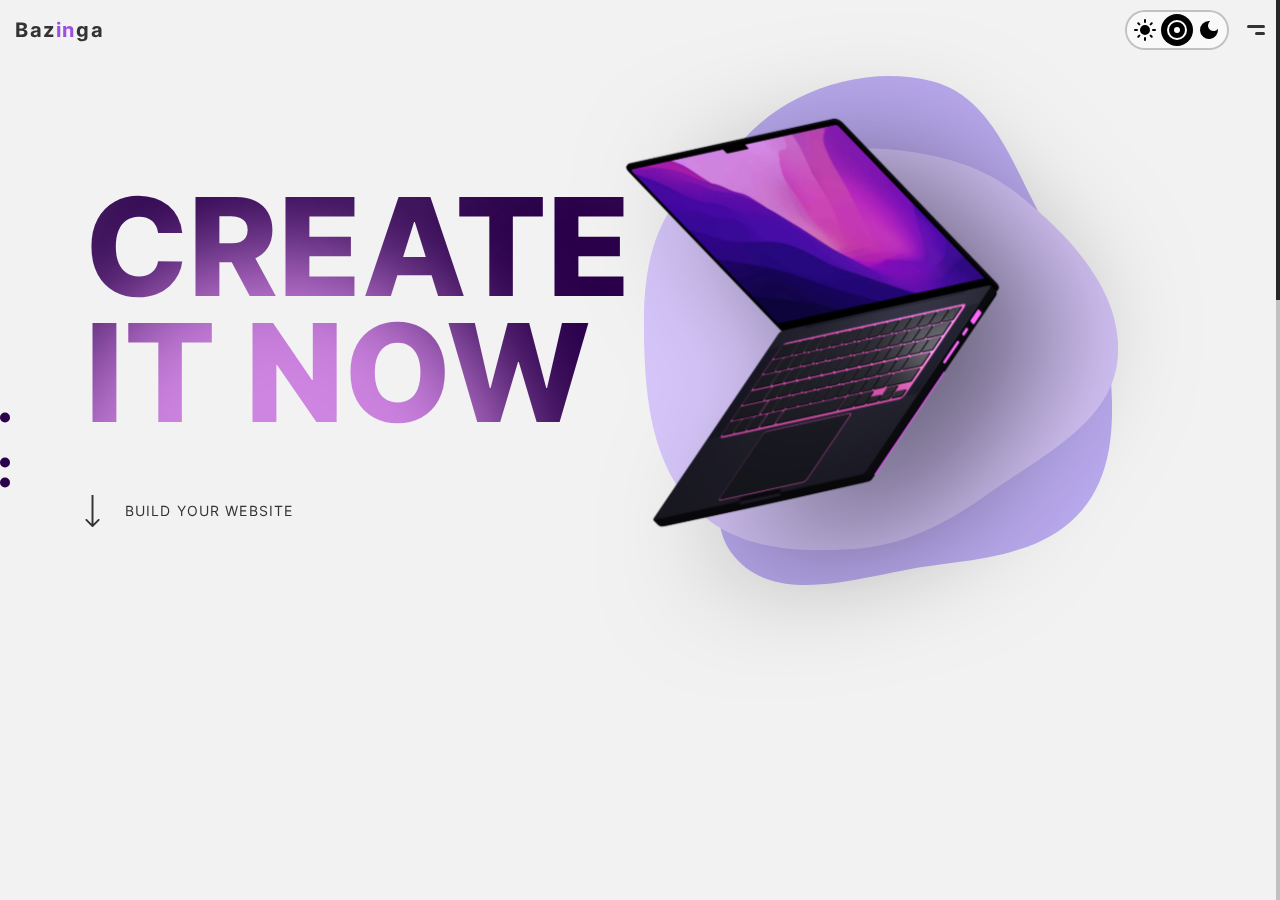
<file: index.html>
<!DOCTYPE html>
<html lang="ru">

<head>
	<title>Bazinga</title>
	<meta charset="UTF-8">
	<meta name="format-detection" content="telephone=no">
	<!-- <style>body{opacity: 0;}</style> -->
	<link rel="stylesheet" href="css/style.min.css?_v=20220610004013">
	<meta name="color-scheme" content="light dark">
	<meta name="theme-color" media="(prefers-color-scheme: light)" content="#c7cbcc">
	<meta name="theme-color" media="(prefers-color-scheme: dark)" content="#273a43">

	<script>
		if (matchMedia('(prefers-color-scheme: dark)').media === 'not all') {
			document.documentElement.style.display = 'none';
			document.head.insertAdjacentHTML(
				'beforeend',
				'<link rel="stylesheet" href="css/light.css?_v=20220610004013" onload="document.documentElement.style.display=\'\'">'
			);
		}
	</script>

	<link rel="stylesheet" href="css/light.css?_v=20220610004013" media="(prefers-color-scheme: light)">
	<link rel="stylesheet" href="css/dark.css?_v=20220610004013" media="(prefers-color-scheme: dark)">
	<link rel="stylesheet" href="https://unpkg.com/swiper/swiper-bundle.min.css?_v=20220610004013" />
	<link rel="shortcut icon" href="favicon.ico">
	<!-- <meta name="robots" content="noindex, nofollow"> -->
	<meta name="viewport" content="width=device-width, initial-scale=1.0">
</head>

<body>
	<div class="wrapper">
		<header class="header">
			<div class="header__wrapper">
				<div class="header__box">
					<a href="index.html" class="header__logo">
						Baz<span>in</span>ga
					</a>
					<div class="header__body">
						<!-- <button class="header__theme">
					<svg width="25" height="25" viewBox="0 0 25 25" fill="none" xmlns="http://www.w3.org/2000/svg">
						<path fill-rule="evenodd" clip-rule="evenodd"
							d="M12.1465 0.0899344C12.035 0.148899 11.9258 0.261258 11.8658 0.378943C11.7732 0.560575 11.7676 0.664923 11.7676 2.21197C11.7676 3.75965 11.7731 3.86331 11.8659 4.04519C11.9764 4.26195 12.2577 4.43474 12.5 4.43474C12.7423 4.43474 13.0236 4.26195 13.1341 4.04519C13.2269 3.86331 13.2324 3.75965 13.2324 2.21197C13.2324 0.664288 13.2269 0.560624 13.1341 0.378748C12.954 0.0254008 12.5129 -0.103569 12.1465 0.0899344ZM3.92583 3.55076C3.57661 3.70948 3.40596 4.0745 3.51836 4.42238C3.59727 4.66639 5.68242 6.78139 5.99199 6.93132C6.28599 7.07367 6.54204 7.02482 6.78711 6.77963C7.01714 6.54949 7.07456 6.29404 6.95869 6.01642C6.85391 5.76532 4.79199 3.68886 4.51338 3.55389C4.26899 3.43547 4.18062 3.43503 3.92583 3.55076ZM20.4824 3.55501C20.2042 3.69272 18.1441 5.77001 18.0413 6.01642C17.9254 6.29404 17.9829 6.54949 18.2129 6.77963C18.458 7.02482 18.714 7.07367 19.008 6.93132C19.3176 6.78139 21.4027 4.66639 21.4816 4.42238C21.594 4.0745 21.4234 3.70948 21.0742 3.55076C20.8187 3.43469 20.7239 3.43537 20.4824 3.55501ZM11.9141 5.92975C10.1681 6.14202 8.96699 6.70162 7.83521 7.82995C5.71387 9.94485 5.29785 13.2678 6.83193 15.8436C7.11519 16.3192 7.24351 16.4859 7.92729 17.2671C8.52368 17.9484 8.76157 18.5788 8.83657 19.6766C8.86133 20.0393 8.90449 20.4139 8.93247 20.5091C8.99414 20.7189 9.28833 21.2176 9.45151 21.3891C9.56621 21.5095 9.57031 21.5385 9.57031 22.2251C9.57031 22.6163 9.59272 23.0546 9.62017 23.1992C9.78647 24.0766 10.4947 24.7852 11.3716 24.9516C11.7119 25.0161 13.2881 25.0161 13.6284 24.9516C14.5053 24.7852 15.2135 24.0766 15.3798 23.1992C15.4073 23.0546 15.4297 22.6185 15.4297 22.2302V21.5241L15.595 21.3308C15.9743 20.8875 16.1621 20.3564 16.1621 19.7273C16.1621 19.0455 16.4082 18.2005 16.7609 17.6709C16.8583 17.5246 17.0776 17.2511 17.2482 17.063C18.1027 16.1208 18.5754 15.271 18.8698 14.1476C19.1886 12.9311 19.1444 11.6243 18.7437 10.4152C17.9984 8.16654 16.0553 6.47055 13.7117 6.02316C13.3067 5.94588 12.2382 5.89033 11.9141 5.92975ZM13.1235 7.41618C14.8008 7.62663 16.2883 8.65946 17.0445 10.1388C17.9986 12.0053 17.7483 14.2125 16.4031 15.7949C15.7143 16.6051 15.5586 16.8085 15.3595 17.158C14.9766 17.8303 14.6973 18.8858 14.6973 19.6605C14.6973 20.119 14.5837 20.3656 14.3079 20.5064C14.1263 20.5991 14.0225 20.6048 12.5 20.6048C10.9775 20.6048 10.8737 20.5991 10.6921 20.5064C10.4177 20.3663 10.3028 20.1186 10.3025 19.6663C10.3021 18.9134 10.0955 18.0394 9.75635 17.3561C9.52983 16.8997 9.30308 16.5851 8.78789 16.0127C8.32397 15.4972 8.16118 15.2576 7.88403 14.6826C7.54526 13.9799 7.41309 13.3958 7.40562 12.5686C7.4021 12.1814 7.42725 11.7363 7.46357 11.5427C7.96519 8.8685 10.422 7.07729 13.1235 7.41618ZM11.792 8.90372C10.4904 9.14554 9.40547 10.1093 9.00801 11.377C8.90068 11.7193 8.93755 11.95 9.13569 12.1758C9.21631 12.2677 9.35947 12.3683 9.45386 12.3995C9.86309 12.5346 10.2196 12.2998 10.4262 11.759C10.7497 10.912 11.4468 10.3814 12.3291 10.3107C12.7689 10.2754 13.0074 10.156 13.1341 9.90743C13.4099 9.36664 13.0348 8.82487 12.3921 8.83582C12.25 8.83826 11.98 8.86879 11.792 8.90372ZM0.378955 11.8633C0.172803 11.9722 0 12.2604 0 12.4953C0 12.7377 0.172705 13.0192 0.389355 13.1298C0.571143 13.2225 0.674756 13.2281 2.22168 13.2281C3.7686 13.2281 3.87222 13.2225 4.054 13.1298C4.27065 13.0192 4.44336 12.7377 4.44336 12.4953C4.44336 12.2529 4.27065 11.9715 4.054 11.8609C3.87188 11.7679 3.771 11.7626 2.21143 11.7647C0.665332 11.7667 0.550049 11.7729 0.378955 11.8633ZM20.9356 11.8633C20.7294 11.9722 20.5566 12.2604 20.5566 12.4953C20.5566 12.7377 20.7293 13.0192 20.946 13.1298C21.1278 13.2225 21.2314 13.2281 22.7783 13.2281C24.3252 13.2281 24.4289 13.2225 24.6106 13.1298C24.8273 13.0192 25 12.7377 25 12.4953C25 12.2529 24.8273 11.9715 24.6106 11.8609C24.4285 11.7679 24.3276 11.7626 22.7681 11.7647C21.222 11.7667 21.1067 11.7729 20.9356 11.8633ZM13.9648 22.5119C13.9648 23.0561 13.867 23.2887 13.5755 23.4375C13.4034 23.5254 13.2884 23.5359 12.5 23.5359C11.7116 23.5359 11.5966 23.5254 11.4245 23.4375C11.133 23.2887 11.0352 23.0561 11.0352 22.5119V22.0703H12.5H13.9648V22.5119Z"
							fill="white" />
					</svg>
				</button> -->
						<fieldset class="header__switcher switcher">
							<legend class="switcher__legend">Схема</legend>
							<input class="switcher__radio switcher__radio--light" type="radio" name="color-scheme" value="light" aria-label="Светлая">
							<input class="switcher__radio switcher__radio--auto" type="radio" name="color-scheme" value="auto" aria-label="Системная" checked>
							<input class="switcher__radio switcher__radio--dark" type="radio" name="color-scheme" value="dark" aria-label="Тёмная">
							<div class="switcher__status"></div>
						</fieldset>
						<button class="icon-menu">
							<div></div>
						</button>
						<div class="header__menu menu">
							<nav class="menu__body">
								<a class="menu__logo" href="index.html">Bazinga</a>
								<ul class="menu__list">
									<li class="menu__item"><a href="index.html" class="menu__link">Home</a></li>
									<li class="menu__item"><a href="design.html" class="menu__link">UX/UI Design</a></li>
									<li class="menu__item"><a href="frontend.html" class="menu__link">Front-end</a></li>
								</ul>
							</nav>
						</div>
					</div>
				</div>
			</div>
		</header>
		<main class="page">
			<div class="page__wrapper">
				<section class="intro _page-section page__screen">
					<div class="intro__container screen__content">

						<div class="intro__text">
							<h1 class="intro__title">
								Create it now
							</h1>
							<a class="intro__link">
								build your website
							</a>
						</div>
						<div class="intro__parallax parallax" data-swiper-parallax-opacity="0" data-swiper-parallax="-50%" data-swiper-parallax-duration="1000">
							<div class="parallax__images images-parallax">

								<div class="images-parallax__item">
									<div class="images-parallax__decor-2">

									</div>
								</div>
								<div class="images-parallax__item">
									<div class="images-parallax__decor-1">

									</div>
								</div>
								<div class="images-parallax__item">
									<div class="images-parallax__laptop">

									</div>
								</div>
							</div>
							<div class="images-parallax__contacts-link-1"></div>
							<div class="images-parallax__contacts-link-2"></div>
							<div class="images-parallax__contacts-link-3"></div>
						</div>
						<a class="intro__link--adaptive">
							build your website
						</a>


					</div>
				</section>
				<section id="design" class="info design _page-section page__screen">
					<div class="info__container">
						<div class="info__box screen__content">
							<div class="info__card" data-swiper-parallax-opacity="0" data-swiper-parallax="-100%" data-swiper-parallax-duration="1000">
								<div class="info__text">
									<h2 class="info__title">
										UX/UI Design
									</h2>
									<p>
										Lorem ipsum dolor sit amet, consectetur adipiscing elit. Massa phasellus sodales
										luctus
										vulputate a imperdiet. Platea aliquam pellentesque rhoncus quam. Consectetur tempus,
										quisque consectetur volutpat elementum vitae ultrices proin lacus. Dictum velit
										morbi
										arcu at faucibus non purus elementum.
									</p>
								</div>
								<a href="design.html" target="_blank" class="info__link">
									More information
								</a>
								<picture><source srcset="img/info/info-img-1.webp" type="image/webp"><img src="img/info/info-img-1.png" alt="UX/UI Design" class="info__img"></picture>
							</div>
						</div>
					</div>
				</section>
				<section id="frontend" class="info frontend _page-section page__screen">
					<div class="info__container">
						<div class="info__box screen__content">
							<div class="info__card" data-swiper-parallax-opacity="0" data-swiper-parallax="-100%" data-swiper-parallax-duration="1000">
								<div class="info__text">
									<h2 class="info__title">
										Front-end
									</h2>
									<p>
										Lorem ipsum dolor sit amet, consectetur adipiscing elit. Massa phasellus sodales
										luctus
										vulputate a imperdiet. Platea aliquam pellentesque rhoncus quam. Consectetur tempus,
										quisque consectetur volutpat elementum vitae ultrices proin lacus. Dictum velit
										morbi
										arcu at faucibus non purus elementum.
									</p>
								</div>
								<a href="frontend.html" class="info__link">
									More information
								</a>
								<picture><source srcset="img/info/info-img-2.webp" type="image/webp"><img src="img/info/info-img-2.png" alt="Front-end" class="info__img"></picture>
							</div>
						</div>
					</div>
				</section>
			</div>
			<div id="page__pagination" class="page__pagination">

			</div>
			<div class="page__scroll"></div>
		</main>
		<footer class="footer">
			<div class="footer__container">
			</div>
		</footer>
	</div>

	<div id="page-preloader" class="preloader">
		<div class="loader"></div>
		<p class="preloader__bazinga">
			Bazinga
		</p>
	</div>
	<!-- <div id="popup" aria-hidden="true" class="popup">
	<div class="popup__wrapper">
		<div class="popup__content">
			<button data-close type="button" class="popup__close">Закрыть</button>
			<div class="popup__text">
				Text
			</div>
		</div>
	</div>
</div> -->
	<!-- <script src="https://ajax.googleapis.com/ajax/libs/jquery/3.6.0/jquery.min.js?_v=20220610004013"></script> -->
	<script src="https://unpkg.com/swiper/swiper-bundle.min.js?_v=20220610004013"></script>
	<script src="js/app.min.js?_v=20220610004013"></script>
</body>

</html>
</file>
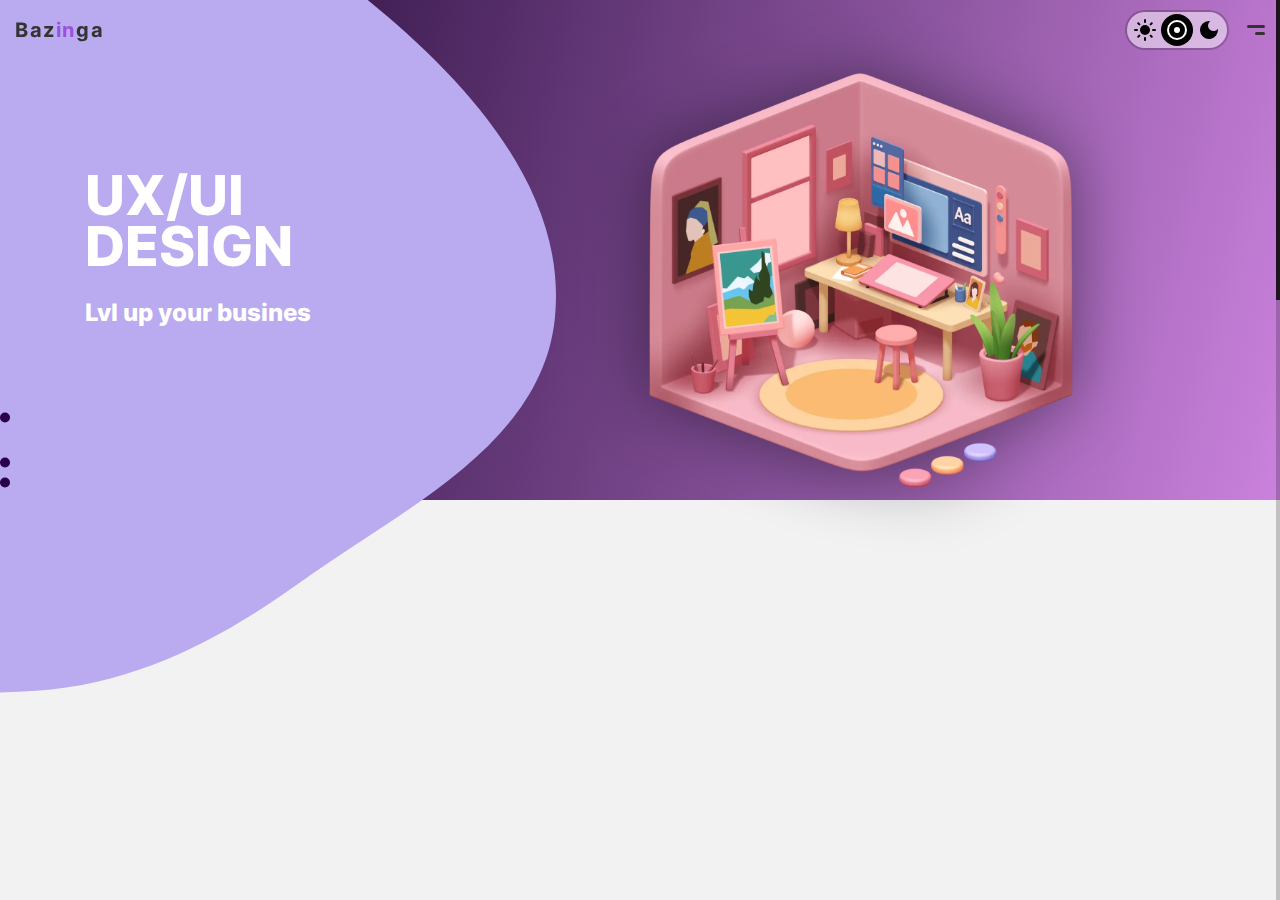
<file: design.html>
<!DOCTYPE html>
<html lang="ru">

<head>
	<title>UX/UI Design</title>
	<meta charset="UTF-8">
	<meta name="format-detection" content="telephone=no">
	<!-- <style>body{opacity: 0;}</style> -->
	<link rel="stylesheet" href="css/style.min.css?_v=20220610004013">
	<meta name="color-scheme" content="light dark">
	<meta name="theme-color" media="(prefers-color-scheme: light)" content="#c7cbcc">
	<meta name="theme-color" media="(prefers-color-scheme: dark)" content="#273a43">

	<script>
		if (matchMedia('(prefers-color-scheme: dark)').media === 'not all') {
			document.documentElement.style.display = 'none';
			document.head.insertAdjacentHTML(
				'beforeend',
				'<link rel="stylesheet" href="css/light.css?_v=20220610004013" onload="document.documentElement.style.display=\'\'">'
			);
		}
	</script>

	<link rel="stylesheet" href="css/light.css?_v=20220610004013" media="(prefers-color-scheme: light)">
	<link rel="stylesheet" href="css/dark.css?_v=20220610004013" media="(prefers-color-scheme: dark)">
	<link rel="stylesheet" href="https://unpkg.com/swiper/swiper-bundle.min.css?_v=20220610004013" />
	<link rel="shortcut icon" href="favicon.ico">
	<!-- <meta name="robots" content="noindex, nofollow"> -->
	<meta name="viewport" content="width=device-width, initial-scale=1.0">
</head>

<body>
	<div class="wrapper page-design">
		<header class="header">
			<div class="header__wrapper">
				<div class="header__box">
					<a href="index.html" class="header__logo">
						Baz<span>in</span>ga
					</a>
					<div class="header__body">
						<!-- <button class="header__theme">
					<svg width="25" height="25" viewBox="0 0 25 25" fill="none" xmlns="http://www.w3.org/2000/svg">
						<path fill-rule="evenodd" clip-rule="evenodd"
							d="M12.1465 0.0899344C12.035 0.148899 11.9258 0.261258 11.8658 0.378943C11.7732 0.560575 11.7676 0.664923 11.7676 2.21197C11.7676 3.75965 11.7731 3.86331 11.8659 4.04519C11.9764 4.26195 12.2577 4.43474 12.5 4.43474C12.7423 4.43474 13.0236 4.26195 13.1341 4.04519C13.2269 3.86331 13.2324 3.75965 13.2324 2.21197C13.2324 0.664288 13.2269 0.560624 13.1341 0.378748C12.954 0.0254008 12.5129 -0.103569 12.1465 0.0899344ZM3.92583 3.55076C3.57661 3.70948 3.40596 4.0745 3.51836 4.42238C3.59727 4.66639 5.68242 6.78139 5.99199 6.93132C6.28599 7.07367 6.54204 7.02482 6.78711 6.77963C7.01714 6.54949 7.07456 6.29404 6.95869 6.01642C6.85391 5.76532 4.79199 3.68886 4.51338 3.55389C4.26899 3.43547 4.18062 3.43503 3.92583 3.55076ZM20.4824 3.55501C20.2042 3.69272 18.1441 5.77001 18.0413 6.01642C17.9254 6.29404 17.9829 6.54949 18.2129 6.77963C18.458 7.02482 18.714 7.07367 19.008 6.93132C19.3176 6.78139 21.4027 4.66639 21.4816 4.42238C21.594 4.0745 21.4234 3.70948 21.0742 3.55076C20.8187 3.43469 20.7239 3.43537 20.4824 3.55501ZM11.9141 5.92975C10.1681 6.14202 8.96699 6.70162 7.83521 7.82995C5.71387 9.94485 5.29785 13.2678 6.83193 15.8436C7.11519 16.3192 7.24351 16.4859 7.92729 17.2671C8.52368 17.9484 8.76157 18.5788 8.83657 19.6766C8.86133 20.0393 8.90449 20.4139 8.93247 20.5091C8.99414 20.7189 9.28833 21.2176 9.45151 21.3891C9.56621 21.5095 9.57031 21.5385 9.57031 22.2251C9.57031 22.6163 9.59272 23.0546 9.62017 23.1992C9.78647 24.0766 10.4947 24.7852 11.3716 24.9516C11.7119 25.0161 13.2881 25.0161 13.6284 24.9516C14.5053 24.7852 15.2135 24.0766 15.3798 23.1992C15.4073 23.0546 15.4297 22.6185 15.4297 22.2302V21.5241L15.595 21.3308C15.9743 20.8875 16.1621 20.3564 16.1621 19.7273C16.1621 19.0455 16.4082 18.2005 16.7609 17.6709C16.8583 17.5246 17.0776 17.2511 17.2482 17.063C18.1027 16.1208 18.5754 15.271 18.8698 14.1476C19.1886 12.9311 19.1444 11.6243 18.7437 10.4152C17.9984 8.16654 16.0553 6.47055 13.7117 6.02316C13.3067 5.94588 12.2382 5.89033 11.9141 5.92975ZM13.1235 7.41618C14.8008 7.62663 16.2883 8.65946 17.0445 10.1388C17.9986 12.0053 17.7483 14.2125 16.4031 15.7949C15.7143 16.6051 15.5586 16.8085 15.3595 17.158C14.9766 17.8303 14.6973 18.8858 14.6973 19.6605C14.6973 20.119 14.5837 20.3656 14.3079 20.5064C14.1263 20.5991 14.0225 20.6048 12.5 20.6048C10.9775 20.6048 10.8737 20.5991 10.6921 20.5064C10.4177 20.3663 10.3028 20.1186 10.3025 19.6663C10.3021 18.9134 10.0955 18.0394 9.75635 17.3561C9.52983 16.8997 9.30308 16.5851 8.78789 16.0127C8.32397 15.4972 8.16118 15.2576 7.88403 14.6826C7.54526 13.9799 7.41309 13.3958 7.40562 12.5686C7.4021 12.1814 7.42725 11.7363 7.46357 11.5427C7.96519 8.8685 10.422 7.07729 13.1235 7.41618ZM11.792 8.90372C10.4904 9.14554 9.40547 10.1093 9.00801 11.377C8.90068 11.7193 8.93755 11.95 9.13569 12.1758C9.21631 12.2677 9.35947 12.3683 9.45386 12.3995C9.86309 12.5346 10.2196 12.2998 10.4262 11.759C10.7497 10.912 11.4468 10.3814 12.3291 10.3107C12.7689 10.2754 13.0074 10.156 13.1341 9.90743C13.4099 9.36664 13.0348 8.82487 12.3921 8.83582C12.25 8.83826 11.98 8.86879 11.792 8.90372ZM0.378955 11.8633C0.172803 11.9722 0 12.2604 0 12.4953C0 12.7377 0.172705 13.0192 0.389355 13.1298C0.571143 13.2225 0.674756 13.2281 2.22168 13.2281C3.7686 13.2281 3.87222 13.2225 4.054 13.1298C4.27065 13.0192 4.44336 12.7377 4.44336 12.4953C4.44336 12.2529 4.27065 11.9715 4.054 11.8609C3.87188 11.7679 3.771 11.7626 2.21143 11.7647C0.665332 11.7667 0.550049 11.7729 0.378955 11.8633ZM20.9356 11.8633C20.7294 11.9722 20.5566 12.2604 20.5566 12.4953C20.5566 12.7377 20.7293 13.0192 20.946 13.1298C21.1278 13.2225 21.2314 13.2281 22.7783 13.2281C24.3252 13.2281 24.4289 13.2225 24.6106 13.1298C24.8273 13.0192 25 12.7377 25 12.4953C25 12.2529 24.8273 11.9715 24.6106 11.8609C24.4285 11.7679 24.3276 11.7626 22.7681 11.7647C21.222 11.7667 21.1067 11.7729 20.9356 11.8633ZM13.9648 22.5119C13.9648 23.0561 13.867 23.2887 13.5755 23.4375C13.4034 23.5254 13.2884 23.5359 12.5 23.5359C11.7116 23.5359 11.5966 23.5254 11.4245 23.4375C11.133 23.2887 11.0352 23.0561 11.0352 22.5119V22.0703H12.5H13.9648V22.5119Z"
							fill="white" />
					</svg>
				</button> -->
						<fieldset class="header__switcher switcher">
							<legend class="switcher__legend">Схема</legend>
							<input class="switcher__radio switcher__radio--light" type="radio" name="color-scheme" value="light" aria-label="Светлая">
							<input class="switcher__radio switcher__radio--auto" type="radio" name="color-scheme" value="auto" aria-label="Системная" checked>
							<input class="switcher__radio switcher__radio--dark" type="radio" name="color-scheme" value="dark" aria-label="Тёмная">
							<div class="switcher__status"></div>
						</fieldset>
						<button class="icon-menu">
							<div></div>
						</button>
						<div class="header__menu menu">
							<nav class="menu__body">
								<a class="menu__logo" href="index.html">Bazinga</a>
								<ul class="menu__list">
									<li class="menu__item"><a href="index.html" class="menu__link">Home</a></li>
									<li class="menu__item"><a href="design.html" class="menu__link">UX/UI Design</a></li>
									<li class="menu__item"><a href="frontend.html" class="menu__link">Front-end</a></li>
								</ul>
							</nav>
						</div>
					</div>
				</div>
			</div>
		</header>
		<main class="page">
			<div class="page__wrapper">
				<div class="page-intro--scroll"></div>
				<section class="page-intro page__screen">

					<div class="page-intro__container">

						<div class="page-intro__box">
							<div class="page-intro__decor">
								<svg width="931" height="791" viewBox="0 0 931 791" fill="none" xmlns="http://www.w3.org/2000/svg">
									<path fill-rule="evenodd" clip-rule="evenodd" d="M411.172 0.147169C527.889 1.21389 644.196 18.9306 735.261 91.9644C837.462 173.929 943.15 285.785 929.865 416.138C916.973 542.631 778.544 606.159 675.297 680.332C594.941 738.06 509.893 782.274 411.172 788.768C304.115 795.811 189.216 789.75 109.86 717.527C27.8101 642.853 6.78185 526.982 1.73494 416.138C-3.61704 298.593 -1.42391 169.836 81.1049 85.9858C164.014 1.74948 292.999 -0.932858 411.172 0.147169Z" fill="#BAAAEF" />
								</svg>
							</div>
							<div class="page-intro__text">
								<h1 class="page-intro__title _title">
									UX/UI <br>
									Design
								</h1>
								<p class="page-intro__description">
									Lvl up your busines
								</p>
							</div>
						</div>
						<p class="page-intro__description--adaptive">
							Lvl up your busines
						</p>
						<picture><source srcset="img/info/info-img-1.webp" type="image/webp"><img src="img/info/info-img-1.png" alt="UX/UI Design" class="page-intro__img"></picture>
					</div>
				</section>
				<section class="benefits _page-section page__screen">
					<div class="benefits__container">
						<h2 class="benefits__title _title">
							UX/UI Design
						</h2>
						<div class="benefits__body">
							<div class="benefits__row swiper-wrapper">
								<div class="benefits__item swiper-slide" data-swiper-parallax="-100%" data-swiper-parallax-duration="300">
									<div class="benefits__img">
										<img src="img/benefits/benefits-img-1.svg" alt="Figma">
									</div>
									<h4 class="benefits__subtitle">
										Using Figma
									</h4>
									<p class="benefits__text">
										Lorem ipsum dolor sit amet, consectetur adipiscing elit. Ornare lacus aliquam, quis facilisis duis. Orci mus luctus sed ipsum. Rhoncus sed congue ullamcorper non morbi. Consectetur vitae lorem ornare nam pellentesque ut.
									</p>
								</div>
								<div class="benefits__item swiper-slide" data-swiper-parallax="-100%" data-swiper-parallax-duration="600">
									<div class="benefits__img">
										<img src="img/benefits/benefits-img-1.svg" alt="Figma">
									</div>
									<h4 class="benefits__subtitle">
										Using Figma
									</h4>
									<p class="benefits__text">
										Lorem ipsum dolor sit amet, consectetur adipiscing elit. Ornare lacus aliquam, quis facilisis duis. Orci mus luctus sed ipsum. Rhoncus sed congue ullamcorper non morbi.
									</p>
								</div>
								<div class="benefits__item swiper-slide" data-swiper-parallax="-100%" data-swiper-parallax-duration="900">
									<div class="benefits__img">
										<img src="img/benefits/benefits-img-1.svg" alt="Figma">
									</div>
									<h4 class="benefits__subtitle">
										Using Figma
									</h4>
									<p class="benefits__text">
										Lorem ipsum dolor sit amet, consectetur adipiscing elit. Ornare lacus aliquam, quis facilisis duis. Orci mus luctus sed ipsum. Rhoncus sed congue ullamcorper non morbi. Consectetur vitae lorem ornare nam pellentesque ut. Lorem ipsum dolor sit amet, consectetur adipiscing elit.
									</p>
								</div>
							</div>
							<div class="benefits__pagination"></div>
						</div>
					</div>
				</section>
				<section class="contacts _page-section page__screen">
					<div class="contacts__wrapper">
						<div class="contacts__container">
							<div class="contacts__body">
								<div class="contacts__info">
									<h2 class="contacts__title _title">
										UX/UI Design
									</h2>
									<p class="contacts__text">
										Lorem ipsum dolor sit amet, consectetur adipiscing elit. Condimentum nec at enim nibh maecenas nibh augue. Sed ullamcorper pharetra maecenas lectus blandit nunc mi faucibus.
									</p>
									<a href="#" class="contacts__button">Create brief</a>
								</div>
								<div class="contacts__parallax parallax">
									<div class="parallax__images images-parallax">

										<div class="images-parallax__item">
											<div class="images-parallax__contacts-image">

											</div>
										</div>
										<div class="images-parallax__item">
											<div class="images-parallax__contacts-link-1">

											</div>
										</div>
										<div class="images-parallax__item">
											<div class="images-parallax__contacts-link-2">

											</div>
										</div>
										<div class="images-parallax__item">
											<a href="https://www.instagram.com/david_webdesign/" target="_blank" class="images-parallax__contacts-link-3">

											</a>
										</div>
									</div>
									<div class="parallax__text-1">
										Contact me
									</div>
									<div class="parallax__text-2">
										Portfolio
									</div>
									<div class="parallax__text-3">
										My life
									</div>
									<div class="images-parallax__decor-1"></div>
									<div class="images-parallax__decor-2"></div>
								</div>

								<a href="#" class="contacts__button--adaptive">Create brief</a>
							</div>
						</div>
					</div>
				</section>
			</div>

			<div class="page__pagination"></div>
			<div class="page__scroll"></div>
		</main>
		<footer class="footer">
			<div class="footer__container">
			</div>
		</footer>
	</div>


	<div id="page-preloader" class="preloader">
		<div class="loader"></div>
	</div>
	<!-- <div id="popup" aria-hidden="true" class="popup">
	<div class="popup__wrapper">
		<div class="popup__content">
			<button data-close type="button" class="popup__close">Закрыть</button>
			<div class="popup__text">
				Text
			</div>
		</div>
	</div>
</div> -->
	<!-- <script src="https://ajax.googleapis.com/ajax/libs/jquery/3.6.0/jquery.min.js?_v=20220610004013"></script> -->
	<script src="https://unpkg.com/swiper/swiper-bundle.min.js?_v=20220610004013"></script>
	<script src="js/app.min.js?_v=20220610004013"></script>
</body>

</html>
</file>
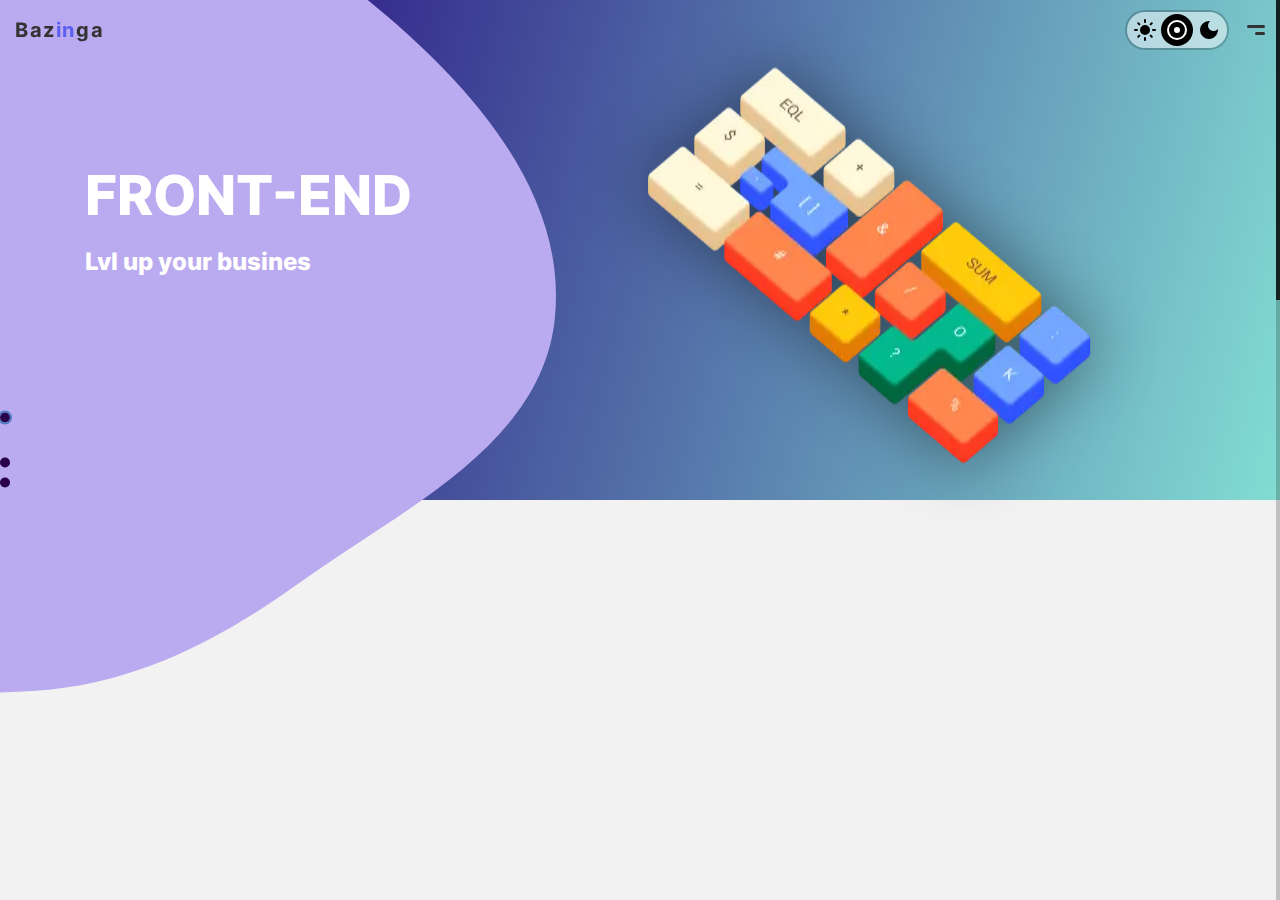
<file: frontend.html>
<!DOCTYPE html>
<html lang="ru">

<head>
	<title>Front-end</title>
	<meta charset="UTF-8">
	<meta name="format-detection" content="telephone=no">
	<!-- <style>body{opacity: 0;}</style> -->
	<link rel="stylesheet" href="css/style.min.css?_v=20220610004013">
	<meta name="color-scheme" content="light dark">
	<meta name="theme-color" media="(prefers-color-scheme: light)" content="#c7cbcc">
	<meta name="theme-color" media="(prefers-color-scheme: dark)" content="#273a43">

	<script>
		if (matchMedia('(prefers-color-scheme: dark)').media === 'not all') {
			document.documentElement.style.display = 'none';
			document.head.insertAdjacentHTML(
				'beforeend',
				'<link rel="stylesheet" href="css/light.css?_v=20220610004013" onload="document.documentElement.style.display=\'\'">'
			);
		}
	</script>

	<link rel="stylesheet" href="css/light.css?_v=20220610004013" media="(prefers-color-scheme: light)">
	<link rel="stylesheet" href="css/dark.css?_v=20220610004013" media="(prefers-color-scheme: dark)">
	<link rel="stylesheet" href="https://unpkg.com/swiper/swiper-bundle.min.css?_v=20220610004013" />
	<link rel="shortcut icon" href="favicon.ico">
	<!-- <meta name="robots" content="noindex, nofollow"> -->
	<meta name="viewport" content="width=device-width, initial-scale=1.0">
</head>

<body>
	<div class="wrapper page-frontend">
		<header class="header">
			<div class="header__wrapper">
				<div class="header__box">
					<a href="index.html" class="header__logo">
						Baz<span>in</span>ga
					</a>
					<div class="header__body">
						<!-- <button class="header__theme">
					<svg width="25" height="25" viewBox="0 0 25 25" fill="none" xmlns="http://www.w3.org/2000/svg">
						<path fill-rule="evenodd" clip-rule="evenodd"
							d="M12.1465 0.0899344C12.035 0.148899 11.9258 0.261258 11.8658 0.378943C11.7732 0.560575 11.7676 0.664923 11.7676 2.21197C11.7676 3.75965 11.7731 3.86331 11.8659 4.04519C11.9764 4.26195 12.2577 4.43474 12.5 4.43474C12.7423 4.43474 13.0236 4.26195 13.1341 4.04519C13.2269 3.86331 13.2324 3.75965 13.2324 2.21197C13.2324 0.664288 13.2269 0.560624 13.1341 0.378748C12.954 0.0254008 12.5129 -0.103569 12.1465 0.0899344ZM3.92583 3.55076C3.57661 3.70948 3.40596 4.0745 3.51836 4.42238C3.59727 4.66639 5.68242 6.78139 5.99199 6.93132C6.28599 7.07367 6.54204 7.02482 6.78711 6.77963C7.01714 6.54949 7.07456 6.29404 6.95869 6.01642C6.85391 5.76532 4.79199 3.68886 4.51338 3.55389C4.26899 3.43547 4.18062 3.43503 3.92583 3.55076ZM20.4824 3.55501C20.2042 3.69272 18.1441 5.77001 18.0413 6.01642C17.9254 6.29404 17.9829 6.54949 18.2129 6.77963C18.458 7.02482 18.714 7.07367 19.008 6.93132C19.3176 6.78139 21.4027 4.66639 21.4816 4.42238C21.594 4.0745 21.4234 3.70948 21.0742 3.55076C20.8187 3.43469 20.7239 3.43537 20.4824 3.55501ZM11.9141 5.92975C10.1681 6.14202 8.96699 6.70162 7.83521 7.82995C5.71387 9.94485 5.29785 13.2678 6.83193 15.8436C7.11519 16.3192 7.24351 16.4859 7.92729 17.2671C8.52368 17.9484 8.76157 18.5788 8.83657 19.6766C8.86133 20.0393 8.90449 20.4139 8.93247 20.5091C8.99414 20.7189 9.28833 21.2176 9.45151 21.3891C9.56621 21.5095 9.57031 21.5385 9.57031 22.2251C9.57031 22.6163 9.59272 23.0546 9.62017 23.1992C9.78647 24.0766 10.4947 24.7852 11.3716 24.9516C11.7119 25.0161 13.2881 25.0161 13.6284 24.9516C14.5053 24.7852 15.2135 24.0766 15.3798 23.1992C15.4073 23.0546 15.4297 22.6185 15.4297 22.2302V21.5241L15.595 21.3308C15.9743 20.8875 16.1621 20.3564 16.1621 19.7273C16.1621 19.0455 16.4082 18.2005 16.7609 17.6709C16.8583 17.5246 17.0776 17.2511 17.2482 17.063C18.1027 16.1208 18.5754 15.271 18.8698 14.1476C19.1886 12.9311 19.1444 11.6243 18.7437 10.4152C17.9984 8.16654 16.0553 6.47055 13.7117 6.02316C13.3067 5.94588 12.2382 5.89033 11.9141 5.92975ZM13.1235 7.41618C14.8008 7.62663 16.2883 8.65946 17.0445 10.1388C17.9986 12.0053 17.7483 14.2125 16.4031 15.7949C15.7143 16.6051 15.5586 16.8085 15.3595 17.158C14.9766 17.8303 14.6973 18.8858 14.6973 19.6605C14.6973 20.119 14.5837 20.3656 14.3079 20.5064C14.1263 20.5991 14.0225 20.6048 12.5 20.6048C10.9775 20.6048 10.8737 20.5991 10.6921 20.5064C10.4177 20.3663 10.3028 20.1186 10.3025 19.6663C10.3021 18.9134 10.0955 18.0394 9.75635 17.3561C9.52983 16.8997 9.30308 16.5851 8.78789 16.0127C8.32397 15.4972 8.16118 15.2576 7.88403 14.6826C7.54526 13.9799 7.41309 13.3958 7.40562 12.5686C7.4021 12.1814 7.42725 11.7363 7.46357 11.5427C7.96519 8.8685 10.422 7.07729 13.1235 7.41618ZM11.792 8.90372C10.4904 9.14554 9.40547 10.1093 9.00801 11.377C8.90068 11.7193 8.93755 11.95 9.13569 12.1758C9.21631 12.2677 9.35947 12.3683 9.45386 12.3995C9.86309 12.5346 10.2196 12.2998 10.4262 11.759C10.7497 10.912 11.4468 10.3814 12.3291 10.3107C12.7689 10.2754 13.0074 10.156 13.1341 9.90743C13.4099 9.36664 13.0348 8.82487 12.3921 8.83582C12.25 8.83826 11.98 8.86879 11.792 8.90372ZM0.378955 11.8633C0.172803 11.9722 0 12.2604 0 12.4953C0 12.7377 0.172705 13.0192 0.389355 13.1298C0.571143 13.2225 0.674756 13.2281 2.22168 13.2281C3.7686 13.2281 3.87222 13.2225 4.054 13.1298C4.27065 13.0192 4.44336 12.7377 4.44336 12.4953C4.44336 12.2529 4.27065 11.9715 4.054 11.8609C3.87188 11.7679 3.771 11.7626 2.21143 11.7647C0.665332 11.7667 0.550049 11.7729 0.378955 11.8633ZM20.9356 11.8633C20.7294 11.9722 20.5566 12.2604 20.5566 12.4953C20.5566 12.7377 20.7293 13.0192 20.946 13.1298C21.1278 13.2225 21.2314 13.2281 22.7783 13.2281C24.3252 13.2281 24.4289 13.2225 24.6106 13.1298C24.8273 13.0192 25 12.7377 25 12.4953C25 12.2529 24.8273 11.9715 24.6106 11.8609C24.4285 11.7679 24.3276 11.7626 22.7681 11.7647C21.222 11.7667 21.1067 11.7729 20.9356 11.8633ZM13.9648 22.5119C13.9648 23.0561 13.867 23.2887 13.5755 23.4375C13.4034 23.5254 13.2884 23.5359 12.5 23.5359C11.7116 23.5359 11.5966 23.5254 11.4245 23.4375C11.133 23.2887 11.0352 23.0561 11.0352 22.5119V22.0703H12.5H13.9648V22.5119Z"
							fill="white" />
					</svg>
				</button> -->
						<fieldset class="header__switcher switcher">
							<legend class="switcher__legend">Схема</legend>
							<input class="switcher__radio switcher__radio--light" type="radio" name="color-scheme" value="light" aria-label="Светлая">
							<input class="switcher__radio switcher__radio--auto" type="radio" name="color-scheme" value="auto" aria-label="Системная" checked>
							<input class="switcher__radio switcher__radio--dark" type="radio" name="color-scheme" value="dark" aria-label="Тёмная">
							<div class="switcher__status"></div>
						</fieldset>
						<button class="icon-menu">
							<div></div>
						</button>
						<div class="header__menu menu">
							<nav class="menu__body">
								<a class="menu__logo" href="index.html">Bazinga</a>
								<ul class="menu__list">
									<li class="menu__item"><a href="index.html" class="menu__link">Home</a></li>
									<li class="menu__item"><a href="design.html" class="menu__link">UX/UI Design</a></li>
									<li class="menu__item"><a href="frontend.html" class="menu__link">Front-end</a></li>
								</ul>
							</nav>
						</div>
					</div>
				</div>
			</div>
		</header>
		<main class="page">
			<div class="page__wrapper">
				<div class="page-intro--scroll"></div>
				<section class="page-intro page__screen">

					<div class="page-intro__container">

						<div class="page-intro__box">
							<div class="page-intro__decor">
								<svg width="931" height="791" viewBox="0 0 931 791" fill="none" xmlns="http://www.w3.org/2000/svg">
									<path fill-rule="evenodd" clip-rule="evenodd" d="M411.172 0.147169C527.889 1.21389 644.196 18.9306 735.261 91.9644C837.462 173.929 943.15 285.785 929.865 416.138C916.973 542.631 778.544 606.159 675.297 680.332C594.941 738.06 509.893 782.274 411.172 788.768C304.115 795.811 189.216 789.75 109.86 717.527C27.8101 642.853 6.78185 526.982 1.73494 416.138C-3.61704 298.593 -1.42391 169.836 81.1049 85.9858C164.014 1.74948 292.999 -0.932858 411.172 0.147169Z" fill="#BAAAEF" />
								</svg>
							</div>
							<div class="page-intro__text">
								<h1 class="page-intro__title _title">
									Front-end
								</h1>
								<p class="page-intro__description">
									Lvl up your busines
								</p>
							</div>
						</div>
						<p class="page-intro__description--adaptive">
							Lvl up your busines
						</p>
						<picture><source srcset="img/info/info-img-2.webp" type="image/webp"><img src="img/info/info-img-2.png" alt="UX/UI Design" class="page-intro__img"></picture>
					</div>
				</section>
				<section class="benefits _page-section page__screen">
					<div class="benefits__container">
						<h2 class="benefits__title _title">
							Front-end
						</h2>
						<div class="benefits__body">
							<div class="benefits__row swiper-wrapper">
								<div class="benefits__item swiper-slide" data-swiper-parallax="-100%" data-swiper-parallax-duration="300">
									<div class="benefits__img">
										<img src="img/benefits/benefits-img-1.svg" alt="Figma">
									</div>
									<h4 class="benefits__subtitle">
										Using Figma
									</h4>
									<p class="benefits__text">
										Lorem ipsum dolor sit amet, consectetur adipiscing elit. Ornare lacus aliquam, quis facilisis duis. Orci mus luctus sed ipsum. Rhoncus sed congue ullamcorper non morbi. Consectetur vitae lorem ornare nam pellentesque ut.
									</p>
								</div>
								<div class="benefits__item swiper-slide" data-swiper-parallax="-100%" data-swiper-parallax-duration="600">
									<div class="benefits__img">
										<img src="img/benefits/benefits-img-1.svg" alt="Figma">
									</div>
									<h4 class="benefits__subtitle">
										Using Figma
									</h4>
									<p class="benefits__text">
										Lorem ipsum dolor sit amet, consectetur adipiscing elit. Ornare lacus aliquam, quis facilisis duis. Orci mus luctus sed ipsum. Rhoncus sed congue ullamcorper non morbi.
									</p>
								</div>
								<div class="benefits__item swiper-slide" data-swiper-parallax="-100%" data-swiper-parallax-duration="900">
									<div class="benefits__img">
										<img src="img/benefits/benefits-img-1.svg" alt="Figma">
									</div>
									<h4 class="benefits__subtitle">
										Using Figma
									</h4>
									<p class="benefits__text">
										Lorem ipsum dolor sit amet, consectetur adipiscing elit. Ornare lacus aliquam, quis facilisis duis. Orci mus luctus sed ipsum. Rhoncus sed congue ullamcorper non morbi. Consectetur vitae lorem ornare nam pellentesque ut. Lorem ipsum dolor sit amet, consectetur adipiscing elit.
									</p>
								</div>
							</div>
							<div class="benefits__pagination"></div>
						</div>
					</div>
				</section>
				<section class="contacts _page-section page__screen">
					<div class="contacts__wrapper">
						<div class="contacts__container">
							<div class="contacts__body">
								<div class="contacts__info">
									<h2 class="contacts__title _title">
										Front-end
									</h2>
									<p class="contacts__text">
										Lorem ipsum dolor sit amet, consectetur adipiscing elit. Condimentum nec at enim nibh maecenas nibh augue. Sed ullamcorper pharetra maecenas lectus blandit nunc mi faucibus.
									</p>
									<a href="#" class="contacts__button">Create brief</a>
								</div>
								<div class="contacts__parallax parallax">
									<div class="parallax__images images-parallax">

										<div class="images-parallax__item">
											<div class="images-parallax__contacts-image">

											</div>
										</div>
										<div class="images-parallax__item">
											<div class="images-parallax__contacts-link-1">

											</div>
										</div>
										<div class="images-parallax__item">
											<div class="images-parallax__contacts-link-2">

											</div>
										</div>
										<div class="images-parallax__item">
											<a href="https://www.instagram.com/david_webdesign/" target="_blank" class="images-parallax__contacts-link-3">

											</a>
										</div>
									</div>
									<div class="parallax__text-1">
										Contact me
									</div>
									<div class="parallax__text-2">
										Portfolio
									</div>
									<div class="parallax__text-3">
										My life
									</div>
									<div class="images-parallax__decor-1"></div>
									<div class="images-parallax__decor-2"></div>
								</div>

								<a href="#" class="contacts__button--adaptive">Create brief</a>
							</div>
						</div>
					</div>
				</section>
			</div>

			<div class="page__pagination"></div>
			<div class="page__scroll"></div>
		</main>
		<footer class="footer">
			<div class="footer__container">
			</div>
		</footer>
	</div>


	<div id="page-preloader" class="preloader">
		<div class="loader"></div>
	</div>
	<!-- <div id="popup" aria-hidden="true" class="popup">
	<div class="popup__wrapper">
		<div class="popup__content">
			<button data-close type="button" class="popup__close">Закрыть</button>
			<div class="popup__text">
				Text
			</div>
		</div>
	</div>
</div> -->
	<!-- <script src="https://ajax.googleapis.com/ajax/libs/jquery/3.6.0/jquery.min.js?_v=20220610004013"></script> -->
	<script src="https://unpkg.com/swiper/swiper-bundle.min.js?_v=20220610004013"></script>
	<script src="js/app.min.js?_v=20220610004013"></script>
</body>

</html>
</file>
<file: css/light.css>
.switcher__radio {
    filter: invert(0);
}

.switcher__radio:checked {
    filter: invert(1);
}

.switcher__status {
    filter: invert(0);
}

body {
    background-color: #F2F2F2;
}

.header__logo {
    color: #333333;
}


.intro__title {
    background-image: url("../img/intro/text-bg.svg");
}

.intro__link,
.intro__link--adaptive {
    color: #333333;
}


.icon-menu::before,
.icon-menu::after {
    background-color: #333333;
}

.page__bullet {
    background-color: #2A004A;
}

.page-design .page-intro {
    background: -o-linear-gradient(345.59deg, #260C3A 11.03%, #CC83DF 100.8%);
    background: linear-gradient(104.41deg, #260C3A 11.03%, #CC83DF 100.8%);
}

.benefits__title._title {
    color: #333333;
}

.benefits__item {
    background: #FFFFFF;
    -webkit-box-shadow: 0rem 0.375rem 1.5rem rgba(0, 0, 0, 0.15);
            box-shadow: 0rem 0.375rem 1.5rem rgba(0, 0, 0, 0.15);
}

.benefits__img {
    background: #A96ABC;
}

.benefits__subtitle {
    color: #A96ABC;
}

.benefits__text {
    color: #333333;
}

.page-design .contacts__wrapper {
    background: -o-radial-gradient(42.81% 55%, 57.19% 248.2%, #9747FF 0%, #CC83DF 100%);
    background: radial-gradient(57.19% 248.2% at 42.81% 55%, #9747FF 0%, #CC83DF 100%);
}
</file>
<file: css/dark.css>
.switcher__radio {
    filter: invert(1);
}

.switcher__radio:checked {
    filter: invert(0);
}

.switcher__status {
    filter: invert(1);
}

body {
    background-color: #1E1E1E;
}

.header__logo {
    color: #f2f2f2;
}

.intro__title {
    background-image: none;
    -webkit-text-fill-color: #f2f2f2;
}

.intro__link,
.intro__link--adaptive {
    color: #f2f2f2;
}



.intro__link::before,
.intro__link--adaptive:before {
    filter: invert(1);
}


.icon-menu::before,
.icon-menu::after {
    background-color: #F2F2F2;
}

.page__bullet {
    background-color: #4F4F4F;
}

.page-design .page-intro {
    background: -o-linear-gradient(104.41deg, rgba(38, 12, 58, 0.4) 11.03%, rgba(204, 131, 223, 0.4) 100.8%);
    background: linear-gradient(104.41deg, rgba(38, 12, 58, 0.4) 11.03%, rgba(204, 131, 223, 0.4) 100.8%);  
}

.benefits__title._title {
    color: #f2f2f2;
}

.benefits__item {
    background: #4F4F4F;
    -webkit-box-shadow: 0rem 0.375rem 1.5rem rgba(0, 0, 0, 0.15);
            box-shadow: 0rem 0.375rem 1.5rem rgba(0, 0, 0, 0.15);
}

.benefits__img {
    background: #f2f2f2;
}

.benefits__subtitle {
    color: #f2f2f2;
}

.benefits__text {
    color: #BDBDBD;
}

.page-design .contacts__wrapper {
    background: -o-radial-gradient(57.19% 248.2% at 42.81% 55%, rgba(151, 71, 255, 0.4) 0%, rgba(204, 131, 223, 0.4) 100%);
    background: radial-gradient(57.19% 248.2% at 42.81% 55%, rgba(151, 71, 255, 0.4) 0%, rgba(204, 131, 223, 0.4) 100%);
}
</file>
<file: css/style.min.css>
@charset "UTF-8";@font-face{font-family:Inter;font-display:swap;src:url(../fonts/Inter-Bold.woff2) format("woff2"),url(../fonts/Inter-Bold.woff) format("woff");font-weight:700;font-style:normal}@font-face{font-family:Inter;font-display:swap;src:url(../fonts/Inter-ExtraBold.woff2) format("woff2"),url(../fonts/Inter-ExtraBold.woff) format("woff");font-weight:800;font-style:normal}@font-face{font-family:Inter;font-display:swap;src:url(../fonts/Inter-Light.woff2) format("woff2"),url(../fonts/Inter-Light.woff) format("woff");font-weight:300;font-style:normal}@font-face{font-family:Inter;font-display:swap;src:url(../fonts/Inter-Regular.woff2) format("woff2"),url(../fonts/Inter-Regular.woff) format("woff");font-weight:400;font-style:normal}@font-face{font-family:Inter;font-display:swap;src:url(../fonts/Inter-SemiBold.woff2) format("woff2"),url(../fonts/Inter-SemiBold.woff) format("woff");font-weight:600;font-style:normal}@font-face{font-family:Montserrat;font-display:swap;src:url(../fonts/Montserrat-Regular.woff2) format("woff2"),url(../fonts/Montserrat-Regular.woff) format("woff");font-weight:600;font-style:normal}*{padding:0;margin:0;border:0}*,:after,:before{-webkit-box-sizing:border-box;box-sizing:border-box}body,html{height:100%;min-width:320px}body{color:#f2f2f2;line-height:1;font-family:Inter;font-size:.875rem;-ms-text-size-adjust:100%;-moz-text-size-adjust:100%;-webkit-text-size-adjust:100%;-webkit-font-smoothing:antialiased;-moz-osx-font-smoothing:grayscale}button,input,textarea{font-family:Inter;font-size:inherit}button{cursor:pointer;color:inherit;background-color:inherit}a{color:inherit}a:link,a:visited{text-decoration:none}a:hover{text-decoration:none}ul li{list-style:none}img{vertical-align:top}h1,h2,h3,h4,h5,h6{font-weight:inherit;font-size:inherit}:root{color-scheme:light dark}body{line-height:1.2142857143}.lock body{overflow:hidden;-ms-touch-action:none;touch-action:none}.wrapper{min-height:100%;display:-webkit-box;display:-ms-flexbox;display:flex;-webkit-box-orient:vertical;-webkit-box-direction:normal;-ms-flex-direction:column;flex-direction:column;overflow:hidden}.wrapper>main{-webkit-box-flex:1;-ms-flex:1 1 auto;flex:1 1 auto}.wrapper>*{min-width:0}.preloader{position:fixed;left:0;top:0;width:100%;height:100%;background-color:#fff;z-index:10000;opacity:1;visibility:visible}.loader{width:4.375rem;height:4.375rem;border:.5rem solid #333;border-radius:50%;border-top-color:#baaaef;position:absolute;-webkit-animation:loader 1s infinite linear;animation:loader 1s infinite linear;left:50%;top:50%;-webkit-transform:translate(-50%,-50%) rotate(0);-ms-transform:translate(-50%,-50%) rotate(0);transform:translate(-50%,-50%) rotate(0)}.preloader-hide{-webkit-animation:preloader-hide .5s;animation:preloader-hide .5s}.preloader-hide--done{display:none}@-webkit-keyframes loader{from{-webkit-transform:translate(-50%,-50%) rotate(0);transform:translate(-50%,-50%) rotate(0)}to{-webkit-transform:translate(-50%,-50%) rotate(360deg);transform:translate(-50%,-50%) rotate(360deg)}}@keyframes loader{from{-webkit-transform:translate(-50%,-50%) rotate(0);transform:translate(-50%,-50%) rotate(0)}to{-webkit-transform:translate(-50%,-50%) rotate(360deg);transform:translate(-50%,-50%) rotate(360deg)}}@-webkit-keyframes preloader-hide{from{opacity:1}to{opacity:0}}@keyframes preloader-hide{from{opacity:1}to{opacity:0}}@supports (padding-top:clamp(4.6875rem ,2.0609939759rem + 13.1325301205vw ,11.5rem)){.intro{padding-top:clamp(4.6875rem ,2.0609939759rem + 13.1325301205vw ,11.5rem)}}@supports not (padding-top:clamp(4.6875rem ,2.0609939759rem + 13.1325301205vw ,11.5rem)){.intro{padding-top:calc(4.6875rem + 6.8125 * (100vw - 20rem)/ 51.875)}}.intro__container{display:-webkit-box;display:-ms-flexbox;display:flex}.intro__text{max-width:46.125rem}.intro__title{font-weight:800;font-size:9.375rem;line-height:93%;text-transform:uppercase;margin-bottom:4.6875rem;background-image:url(../img/intro/text-bg.svg);background-repeat:no-repeat;background-size:cover;-webkit-background-clip:text;-webkit-text-fill-color:transparent}.intro__link,.intro__link--adaptive{color:#333;font-weight:400;font-size:.875rem;line-height:1.2142857143;letter-spacing:.08em;text-transform:uppercase;padding-left:2.5rem;position:relative}.intro__link--adaptive::before,.intro__link::before{content:"";position:absolute;left:0;top:50%;-webkit-transform:translateY(-50%);-ms-transform:translateY(-50%);transform:translateY(-50%);background-image:url(../img/icons/arrow-down.svg);background-size:cover;background-repeat:no-repeat;background-position:center center;width:.9375rem;height:2rem}.intro__parallax{position:relative;width:100%;min-height:37.5rem}.intro__parallax .images-parallax__contacts-link-1,.intro__parallax .images-parallax__contacts-link-2,.intro__parallax .images-parallax__contacts-link-3{display:none}.parallax__text-1,.parallax__text-2,.parallax__text-3{position:absolute;font-weight:800;font-size:1.5rem;line-height:93.02%}.parallax__text-1{left:4.1875rem;top:9.375rem;-webkit-transform:rotate(7.51deg);-ms-transform:rotate(7.51deg);transform:rotate(7.51deg)}.parallax__text-2{left:14.875rem;top:16.25rem;-webkit-transform:rotate(-20.54deg);-ms-transform:rotate(-20.54deg);transform:rotate(-20.54deg)}.parallax__text-3{left:36.5rem;top:10rem;-webkit-transform:rotate(7.51deg);-ms-transform:rotate(7.51deg);transform:rotate(7.51deg)}.images-parallax{position:absolute;width:100%;height:100%;top:-20%;left:0;z-index:1}.images-parallax__item{position:absolute;width:100%;height:100%;top:0;left:0}.images-parallax__contacts-image,.images-parallax__contacts-link-1,.images-parallax__contacts-link-2,.images-parallax__contacts-link-3,.images-parallax__decor-1,.images-parallax__decor-2,.images-parallax__laptop{position:absolute;background-position:center;background-repeat:no-repeat;background-size:cover}.images-parallax__laptop{background-image:url(../img/intro/laptop.svg);z-index:1;width:28.75rem;height:28.875rem;top:6%;left:-10%;-webkit-filter:drop-shadow(4.375rem 2.125rem 4rem rgba(0, 0, 0, .5));filter:drop-shadow(4.375rem 2.125rem 4rem rgba(0, 0, 0, .5))}.images-parallax__decor-1{background-image:url(../img/intro/intro-decor-1.svg);width:31.625rem;height:26.875rem;left:2%;top:14%}.images-parallax__decor-2{background-image:url(../img/intro/intro-decor-2.svg);width:26.375rem;height:34rem;left:15%;top:2%}.no-webp .images-parallax__contacts-image{background-image:url(../img/contacts/contacts-image.png)}.images-parallax__contacts-image{width:18.5rem;height:16.75rem;left:16.25rem;top:1.875rem}.images-parallax__contacts-link-1{background-image:url(../img/contacts/contacts-telegram.svg);width:10.3125rem;height:9.375rem;top:6.25rem;left:4.375rem}.images-parallax__contacts-link-2{background-image:url(../img/contacts/contacts-behance.svg);width:7.4375rem;height:6.0625rem;top:20rem;left:16.25rem}.images-parallax__contacts-link-3{background-image:url(../img/contacts/contacts-instagram.svg);width:7.5rem;height:9.125rem;top:14.375rem;left:35.625rem}.info__card{background-color:#333;position:relative;max-width:66.5rem;width:100%;min-height:21.875rem;margin-left:1.25rem;margin-right:1.25rem;border-radius:.8125rem;padding:2.375rem 3.75rem}.info__card::after{content:"";position:absolute;background-image:url(../img/info/info-decor.svg);background-repeat:no-repeat;right:0;top:0;height:100%;width:40.7894736842%}.info__text{max-width:23.6875rem}@supports (margin-bottom:clamp(0.9375rem ,-1.1106927711rem + 10.2409638554vw ,6.25rem)){.info__text{margin-bottom:clamp(.9375rem ,-1.1106927711rem + 10.2409638554vw ,6.25rem)}}@supports not (margin-bottom:clamp(0.9375rem ,-1.1106927711rem + 10.2409638554vw ,6.25rem)){.info__text{margin-bottom:calc(.9375rem + 5.3125 * (100vw - 20rem)/ 51.875)}}.info__box{display:-webkit-box;display:-ms-flexbox;display:flex;-webkit-box-pack:center;-ms-flex-pack:center;justify-content:center;width:100%}.info__title{font-weight:800;font-size:1.5rem;line-height:.8275862069;letter-spacing:.08em;margin-bottom:1.25rem}.info__link{position:absolute;bottom:0;left:0;background-color:#baaaef;padding:2.25rem 4.5625rem 2.3125rem 3.75rem;border-top-right-radius:.8125rem;border-bottom-left-radius:.8125rem;font-weight:800;-webkit-transition:background-color .3s ease 0s;-o-transition:background-color .3s ease 0s;transition:background-color .3s ease 0s}.info__link:hover{background-color:#8275ae}.info__img{-webkit-filter:drop-shadow(0 1px 34px rgba(0, 0, 0, .45));filter:drop-shadow(0 1px 34px rgba(0, 0, 0, .45));margin:0 auto 3.75rem auto}@supports (width:clamp(14.375rem ,3.2137874459rem + 55.8060627707vw ,30rem)){.info__img{width:clamp(14.375rem ,3.2137874459rem + 55.8060627707vw ,30rem)}}@supports not (width:clamp(14.375rem ,3.2137874459rem + 55.8060627707vw ,30rem)){.info__img{width:calc(14.375rem + 15.625 * (100vw - 20rem)/ 27.99875)}}@supports (width:clamp(12.8125rem ,2.7674087013rem + 50.2254564936vw ,26.875rem)){.info__img{width:clamp(12.8125rem ,2.7674087013rem + 50.2254564936vw ,26.875rem)}}@supports not (width:clamp(12.8125rem ,2.7674087013rem + 50.2254564936vw ,26.875rem)){.info__img{width:calc(12.8125rem + 14.0625 * (100vw - 20rem)/ 27.99875)}}.page-intro.swiper-slide-prev .page-intro__decor{left:-50%;-webkit-transform:scale(0);-ms-transform:scale(0);transform:scale(0);top:-12.5rem}.page-intro.swiper-slide-prev .page-intro__text{top:-100%}.page-intro.swiper-slide-prev .page-intro__img{-webkit-transform:rotate(120deg) scale(0);-ms-transform:rotate(120deg) scale(0);transform:rotate(120deg) scale(0);right:-50%;top:12.5rem}.page-intro--scroll{min-height:1.25rem;width:100%;top:0;left:0;position:absolute}.page-intro--scroll._scroll~.page-intro{min-height:1.25rem}.page-intro--scroll._scroll~.page-intro .page-intro__decor{left:-50%;-webkit-transform:scale(0);-ms-transform:scale(0);transform:scale(0);top:-12.5rem}.page-intro--scroll._scroll~.page-intro .page-intro__text{top:-100%}.page-intro--scroll._scroll~.page-intro .page-intro__img{-webkit-transform:rotate(120deg) scale(0);-ms-transform:rotate(120deg) scale(0);transform:rotate(120deg) scale(0);right:-50%;top:12.5rem}.page-intro{min-height:100vh;position:relative;-webkit-transition:all .8s ease;-o-transition:all .8s ease;transition:all .8s ease;background-size:100% 31.25rem!important;background-repeat:no-repeat!important}.page-intro__decor{position:absolute;width:58.1875rem;height:49.4375rem;left:-28.75rem;top:-6.125rem;z-index:0;-webkit-transition:all .7s ease;-o-transition:all .7s ease;transition:all .7s ease;-webkit-transform:scale(1);-ms-transform:scale(1);transform:scale(1)}.page-intro__decor svg{width:100%;height:100%}.page-intro__box{width:100%;position:relative}.page-intro__text{max-width:20.5625rem;position:absolute;left:0;-webkit-transition:top .7s ease;-o-transition:top .7s ease;transition:top .7s ease}@supports (top:clamp(6.25rem ,4.563253012rem + 8.4337349398vw ,10.625rem)){.page-intro__text{top:clamp(6.25rem ,4.563253012rem + 8.4337349398vw ,10.625rem)}}@supports not (top:clamp(6.25rem ,4.563253012rem + 8.4337349398vw ,10.625rem)){.page-intro__text{top:calc(6.25rem + 4.375 * (100vw - 20rem)/ 51.875)}}.page-intro__title{color:#fff;margin-bottom:1.875rem}.page-intro__description,.page-intro__description--adaptive{font-weight:800;font-size:1.5rem;line-height:93.02%;color:#fff}.page-intro__description--adaptive{position:absolute;left:50%;-webkit-transform:translateX(-50%);-ms-transform:translateX(-50%);transform:translateX(-50%);width:100%;text-align:center}@supports (top:clamp(35.625rem ,31.2876506024rem + 21.686746988vw ,46.875rem)){.page-intro__description--adaptive{top:clamp(35.625rem ,31.2876506024rem + 21.686746988vw ,46.875rem)}}@supports not (top:clamp(35.625rem ,31.2876506024rem + 21.686746988vw ,46.875rem)){.page-intro__description--adaptive{top:calc(35.625rem + 11.25 * (100vw - 20rem)/ 51.875)}}.page-intro__img{position:absolute;top:3.75rem;width:30rem;height:26.875rem;-webkit-filter:drop-shadow(0 1px 34px rgba(0, 0, 0, .45));filter:drop-shadow(0 1px 34px rgba(0, 0, 0, .45));-webkit-transition:all .7s ease;-o-transition:all .7s ease;transition:all .7s ease;-webkit-transform:rotate(0) scale(1);-ms-transform:rotate(0) scale(1);transform:rotate(0) scale(1)}@supports (right:clamp(0.0000000625rem ,-16.427654549rem + 34.2251717211vw ,14.375rem)){.page-intro__img{right:clamp(.0000000625rem ,-16.427654549rem + 34.2251717211vw ,14.375rem)}}@supports not (right:clamp(0.0000000625rem ,-16.427654549rem + 34.2251717211vw ,14.375rem)){.page-intro__img{right:calc(.0000000625rem + 14.3749999375 * (100vw - 47.99875rem)/ 42.00125)}}.benefits{padding-top:4.375rem}.benefits__row{min-height:28.1875rem}.benefits__item{background:#fff;-webkit-box-shadow:0 .125rem .4375rem rgba(0,0,0,.15);box-shadow:0 .125rem .4375rem rgba(0,0,0,.15);border-radius:3.75rem;max-width:21.6875rem;width:100%;min-height:100%;padding:2.5rem;height:auto!important}.benefits__item:hover{-webkit-box-shadow:0 .125rem 1.6875rem rgba(0,0,0,.15);box-shadow:0 .125rem 1.6875rem rgba(0,0,0,.15)}.benefits__img{width:5rem;height:5rem;background:#a96abc;border-radius:1.375rem;display:-webkit-box;display:-ms-flexbox;display:flex;-webkit-box-pack:center;-ms-flex-pack:center;justify-content:center;-webkit-box-align:center;-ms-flex-align:center;align-items:center;margin-bottom:2rem}.benefits__img img{-webkit-filter:drop-shadow(0 4px 4px rgba(0, 0, 0, .25));filter:drop-shadow(0 4px 4px rgba(0, 0, 0, .25))}.benefits__title._title{color:#333}@supports (margin-bottom:clamp(2.5rem ,1.5361445783rem + 4.8192771084vw ,5rem)){.benefits__title._title{margin-bottom:clamp(2.5rem ,1.5361445783rem + 4.8192771084vw ,5rem)}}@supports not (margin-bottom:clamp(2.5rem ,1.5361445783rem + 4.8192771084vw ,5rem)){.benefits__title._title{margin-bottom:calc(2.5rem + 2.5 * (100vw - 20rem)/ 51.875)}}.benefits__subtitle{font-weight:800;font-size:24px;line-height:93.02%;color:#a96abc;margin-bottom:1.3125rem}.benefits__text{color:#333;font-weight:400;font-size:16px;line-height:120%;font-family:Montserrat}.benefits__pagination{position:absolute;display:-webkit-box;display:-ms-flexbox;display:flex;-webkit-box-pack:center;-ms-flex-pack:center;justify-content:center;-webkit-box-align:center;-ms-flex-align:center;align-items:center;bottom:-2.5rem!important}.benefits__bullet{width:.625rem;height:.625rem;cursor:pointer;background-color:#2a004a;margin:0 .3125rem;border-radius:50%;-webkit-transition:background-color .3s ease 0s;-o-transition:background-color .3s ease 0s;transition:background-color .3s ease 0s}.contacts{display:-webkit-box;display:-ms-flexbox;display:flex;-webkit-box-align:center;-ms-flex-align:center;align-items:center}.contacts__wrapper{padding:5.3125rem 0 6.25rem;width:100%}.contacts__body{display:-webkit-box;display:-ms-flexbox;display:flex}.contacts__info{max-width:23.75rem}.contacts__title{margin-bottom:2rem}.contacts__text{margin-bottom:2.5rem;font-family:Montserrat}.contacts__button,.contacts__button--adaptive{padding:1.0625rem 1.1875rem;background:#fff;border-radius:.3125rem;font-weight:800;font-size:24px;line-height:93.02%;color:#333;-webkit-transition:all .3s ease 0s;-o-transition:all .3s ease 0s;transition:all .3s ease 0s}.contacts__button--adaptive{display:inline-block;margin:0 auto}.contacts__parallax{position:relative;width:100%;min-height:18.75rem}.contacts__parallax .images-parallax__decor-1,.contacts__parallax .images-parallax__decor-2{display:none}[class*=__container]{max-width:69.375rem;-webkit-box-sizing:content-box;box-sizing:content-box;margin:0 auto;padding:0 1.25rem}[class*=-ibg]{position:relative}[class*=-ibg] img{position:absolute;width:100%;height:100%;top:0;left:0;-o-object-fit:cover;object-fit:cover}[class*=-ibg_contain] img{-o-object-fit:contain;object-fit:contain}.page-design .page-intro{background:-o-linear-gradient(345.59deg,#260c3a 11.03%,#cc83df 100.8%);background:linear-gradient(104.41deg,#260c3a 11.03%,#cc83df 100.8%);background-repeat:no-repeat;background-size:100% 31.25rem}.page-design .contacts__wrapper{background:-o-radial-gradient(42.81% 55%,57.19% 248.2%,#9747ff 0,#cc83df 100%);background:radial-gradient(57.19% 248.2% at 42.81% 55%,#9747ff 0,#cc83df 100%)}.page-frontend .page-intro{background:-o-linear-gradient(345.59deg,#26097f 11.03%,#83dfd4 100.8%);background:linear-gradient(104.41deg,#26097f 11.03%,#83dfd4 100.8%);background-repeat:no-repeat;background-size:100% 31.25rem}.page-frontend .contacts__wrapper{background:-o-radial-gradient(37.22% 50%,62.78% 272.36%,#414898 0,#81dad2 100%);background:radial-gradient(62.78% 272.36% at 37.22% 50%,#414898 0,#81dad2 100%)}.page-frontend .page__bullet_active{outline:.125rem solid #4f79c1}.page-frontend .header__logo span{color:#5d5fef}.page-frontend .loader{border-top-color:#4f79c1}.page-frontend .menu__body{background:-webkit-gradient(linear,left top,left bottom,from(rgba(126,211,207,.84)),to(rgba(68,80,155,.84)));background:-o-linear-gradient(top,rgba(126,211,207,.84) 0,rgba(68,80,155,.84) 100%);background:linear-gradient(180deg,rgba(126,211,207,.84) 0,rgba(68,80,155,.84) 100%);-webkit-backdrop-filter:blur(25px);backdrop-filter:blur(25px)}a::-moz-selection,h1::-moz-selection,h2::-moz-selection,h3::-moz-selection,h4::-moz-selection,h5::-moz-selection,img::-moz-selection,p::-moz-selection,span::-moz-selection{background-color:rgba(186,170,239,.7);color:#2a004a;-webkit-text-fill-color:#2a004a}a::selection,h1::selection,h2::selection,h3::selection,h4::selection,h5::selection,img::selection,p::selection,span::selection{background-color:rgba(186,170,239,.7);color:#2a004a;-webkit-text-fill-color:#2a004a}._title{font-weight:800;line-height:93.02%;text-transform:uppercase}@supports (font-size:clamp(2.25rem ,1.7921686747rem + 2.2891566265vw ,3.4375rem)){._title{font-size:clamp(2.25rem ,1.7921686747rem + 2.2891566265vw ,3.4375rem)}}@supports not (font-size:clamp(2.25rem ,1.7921686747rem + 2.2891566265vw ,3.4375rem)){._title{font-size:calc(2.25rem + 1.1875 * (100vw - 20rem)/ 51.875)}}.header{position:absolute;left:0;top:0;width:100%;min-height:2.5rem}.header__wrapper{position:fixed;width:100%;top:0;left:0;background-color:transparent;z-index:4;-webkit-transition:background-color .3s ease 0s;-o-transition:background-color .3s ease 0s;transition:background-color .3s ease 0s}.header._scroll .header__wrapper{background-color:rgba(186,170,239,.8)!important}.header__box{margin:0 auto;max-width:85.625rem;width:100%;display:-webkit-box;display:-ms-flexbox;display:flex;-webkit-box-pack:justify;-ms-flex-pack:justify;justify-content:space-between;-webkit-box-align:center;-ms-flex-align:center;align-items:center;padding:0 .9375rem}.header__body{display:-webkit-box;display:-ms-flexbox;display:flex;-webkit-box-align:center;-ms-flex-align:center;align-items:center}.header__logo{padding:1.125rem 0;font-weight:700;font-size:1.25rem;line-height:1.2;letter-spacing:.08em;color:#333}.header__logo span{color:#9b51e0}.header__theme{background-color:#333;width:2.375rem;height:2.375rem;border-radius:.75rem}@supports (margin-right:clamp(0.625rem ,0.2635542169rem + 1.8072289157vw ,1.5625rem)){.header__theme{margin-right:clamp(.625rem ,.2635542169rem + 1.8072289157vw ,1.5625rem)}}@supports not (margin-right:clamp(0.625rem ,0.2635542169rem + 1.8072289157vw ,1.5625rem)){.header__theme{margin-right:calc(.625rem + .9375 * (100vw - 20rem)/ 51.875)}}.header__theme svg{width:1.25rem;height:1.25rem}.menu-open .menu__body{opacity:1;visibility:visible}.menu__body{position:absolute;top:0;right:0;opacity:0;visibility:hidden;height:100vh;width:100%;padding:6.25rem 3.125rem;background:-webkit-gradient(linear,left top,left bottom,from(rgba(196,56,181,.84)),to(rgba(42,0,74,.84)));background:-o-linear-gradient(top,rgba(196,56,181,.84) 0,rgba(42,0,74,.84) 100%);background:linear-gradient(180deg,rgba(196,56,181,.84) 0,rgba(42,0,74,.84) 100%);-webkit-backdrop-filter:blur(25px);backdrop-filter:blur(25px);-webkit-transition:all .3s ease 0s;-o-transition:all .3s ease 0s;transition:all .3s ease 0s;display:-webkit-box;display:-ms-flexbox;display:flex;-webkit-box-pack:center;-ms-flex-pack:center;justify-content:center;padding-top:12.875rem}.menu__item{text-align:center;-webkit-transform:translateX(50%);-ms-transform:translateX(50%);transform:translateX(50%);opacity:0;visibility:hidden}@supports (margin-bottom:clamp(1.25rem ,0.6475903614rem + 3.0120481928vw ,2.8125rem)){.menu__item:not(:last-child){margin-bottom:clamp(1.25rem ,.6475903614rem + 3.0120481928vw ,2.8125rem)}}@supports not (margin-bottom:clamp(1.25rem ,0.6475903614rem + 3.0120481928vw ,2.8125rem)){.menu__item:not(:last-child){margin-bottom:calc(1.25rem + 1.5625 * (100vw - 20rem)/ 51.875)}}.menu__item:nth-child(1){-webkit-transition:all .3s ease 0s;-o-transition:all .3s ease 0s;transition:all .3s ease 0s}.menu__item:nth-child(2){-webkit-transition:all .6s ease 0s;-o-transition:all .6s ease 0s;transition:all .6s ease 0s}.menu__item:nth-child(3){-webkit-transition:all .9s ease 0s;-o-transition:all .9s ease 0s;transition:all .9s ease 0s}.menu__item:nth-child(4){-webkit-transition:all 1.2s ease 0s;-o-transition:all 1.2s ease 0s;transition:all 1.2s ease 0s}.menu__item:nth-child(5){-webkit-transition:all 1.5s ease 0s;-o-transition:all 1.5s ease 0s;transition:all 1.5s ease 0s}.menu-open .menu__item{-webkit-transform:translateX(0);-ms-transform:translateX(0);transform:translateX(0);opacity:1;visibility:visible}.menu__link{font-weight:800;font-size:1.5rem;line-height:93.02%;color:#f2f2f2;-webkit-transition:color .3s ease 0s;-o-transition:color .3s ease 0s;transition:color .3s ease 0s}.menu__link:hover{color:#bdbdbd}.menu__logo{position:absolute;top:1.125rem;left:2.875rem;font-weight:700;font-size:1.125rem;line-height:1.2;color:#f2f2f2}.switcher{position:relative;margin:0;margin-left:-50px;padding:2px;display:-ms-grid;display:grid;-ms-grid-columns:1fr 1fr 1fr;grid-template-columns:1fr 1fr 1fr;border:none}.switcher__legend{position:absolute;opacity:0;pointer-events:none}.switcher__radio{-webkit-appearance:none;-moz-appearance:none;appearance:none;margin:0;width:32px;height:32px;background-position:center;background-repeat:no-repeat;background-size:24px;-webkit-transition:-webkit-filter .1s ease-in;transition:-webkit-filter .1s ease-in;-o-transition:filter .1s ease-in;transition:filter .1s ease-in;transition:filter .1s ease-in,-webkit-filter .1s ease-in;cursor:pointer}.switcher__radio:focus{outline:0}.switcher__radio--light{background-image:url(../img/icons/light.svg)}.switcher__radio--auto{background-image:url(../img/icons/auto.svg)}.switcher__radio--dark{background-image:url(../img/icons/dark.svg)}.switcher__status{position:absolute;left:0;top:0;bottom:0;right:0;z-index:-1;-webkit-box-shadow:0 0 0 2px rgba(0,0,0,.2);box-shadow:0 0 0 2px rgba(0,0,0,.2);border-radius:18px;background-color:rgba(255,255,255,.5);background-repeat:no-repeat;background-image:url(../img/icons/status.svg);background-size:32px;background-position:center;-webkit-transition:background-position .1s ease-in;-o-transition:background-position .1s ease-in;transition:background-position .1s ease-in}.switcher__radio:focus-visible~.switcher__status{-webkit-box-shadow:0 0 0 2px #000;box-shadow:0 0 0 2px #000}.switcher__radio--light:checked~.switcher__status{background-position:left 2px center}.switcher__radio--auto:checked~.switcher__status{background-position:center center}.switcher__radio--dark:checked~.switcher__status{background-position:right 2px center}.icon-menu{display:block;position:relative;width:2.375rem;height:1.875rem;cursor:pointer;z-index:5;padding:.625rem;-webkit-transform:translateX(.625rem);-ms-transform:translateX(.625rem);transform:translateX(.625rem)}.icon-menu::after,.icon-menu::before{content:"";-webkit-transition:all .3s ease 0s;-o-transition:all .3s ease 0s;transition:all .3s ease 0s;right:0;position:absolute;height:.1875rem;background-color:#333;border-radius:.9375rem}.icon-menu::before{top:.625rem;right:.625rem;width:1.125rem}.icon-menu::after{bottom:.625rem;right:.625rem;width:.625rem}.icon-menu div{top:50%;-webkit-transform:translateY(-50%);-ms-transform:translateY(-50%);transform:translateY(-50%);left:-1000%;visibility:hidden;opacity:0;-webkit-transition:all .4s ease 0s;-o-transition:all .4s ease 0s;transition:all .4s ease 0s}.menu-open .icon-menu::before{display:none}.menu-open .icon-menu::after{display:none}.menu-open .icon-menu div{left:.625rem;visibility:visible;opacity:1;position:absolute;width:1.75rem;height:1.4375rem;background-image:url(../img/icons/arrow-right.svg);background-size:cover;background-repeat:no-repeat}@media (min-width:47.99875em){.intro__link--adaptive{display:none}.info__img{width:inherit}.info__img{width:inherit}.info__img{position:absolute;right:0;top:50%;-webkit-transform:translateY(-50%);-ms-transform:translateY(-50%);transform:translateY(-50%);z-index:1;width:22.5rem;height:20.125rem}.page-intro__description--adaptive{display:none}}@media (min-width:61.99875em){.page{position:fixed;width:100%;height:100%;top:0;left:0;overflow:hidden}.page__wrapper{display:-webkit-box;display:-ms-flexbox;display:flex;-webkit-box-orient:vertical;-webkit-box-direction:normal;-ms-flex-direction:column;flex-direction:column;width:100%;height:100%}.page__pagination{position:absolute;top:50%;right:auto!important;left:calc((100vw - 85.625rem)/ 2);-webkit-transform:translate(3.125rem,-50%);-ms-transform:translate(3.125rem,-50%);transform:translate(3.125rem,-50%);display:-webkit-box;display:-ms-flexbox;display:flex;-webkit-box-orient:vertical;-webkit-box-direction:normal;-ms-flex-direction:column;flex-direction:column}.page__bullet{width:.625rem;height:.625rem;cursor:pointer;background-color:#2a004a;margin:.3125rem 0;border-radius:50%;-webkit-transition:background-color .3s ease 0s;-o-transition:background-color .3s ease 0s;transition:background-color .3s ease 0s}.page__bullet:nth-child(1){margin-bottom:1.875rem}.page__bullet:nth-child(2).page__bullet_active~.page__bullet:nth-child(1){height:1.25rem;border-radius:3.5625rem}.page__scroll{position:absolute;top:0;right:0;width:.25rem;height:100%;background-color:rgba(0,0,0,.2)}.page__drag-scroll{position:absolute;top:0;left:0;width:100%;background-color:rgba(0,0,0,.8);cursor:pointer}.info__box{position:absolute;top:50%;left:0;-webkit-transform:translateY(-50%);-ms-transform:translateY(-50%);transform:translateY(-50%)}.info__img{right:0;width:30rem;height:26.875rem}.benefits__row{display:-webkit-box;display:-ms-flexbox;display:flex;-webkit-box-pack:justify;-ms-flex-pack:justify;justify-content:space-between}.contacts__text{min-height:10.625rem;margin-bottom:1.5625rem}.contacts__button--adaptive{display:none}._page-section{min-height:100vh;position:relative}}@media (min-width:89.99875em){.page-intro__img{right:14.375rem !important}}@media (min-width:90em){.page-intro__img{right:inherit}}@media (max-width:90em){.menu__logo{left:.9375rem}.menu-open .icon-menu div{left:0}}@media (max-width:89.99875em){@supports (font-size:clamp(5.625rem ,1.3395248653rem + 8.9283057052vw ,9.375rem)){.intro__title{font-size:clamp(5.625rem ,1.3395248653rem + 8.9283057052vw ,9.375rem)}}@supports not (font-size:clamp(5.625rem ,1.3395248653rem + 8.9283057052vw ,9.375rem)){.intro__title{font-size:calc(5.625rem + 3.75 * (100vw - 47.99875rem)/ 42.00125)}}@supports (margin-bottom:clamp(0.625rem ,-0.5357142857rem + 5.8035714286vw ,4.6875rem)){.intro__title{margin-bottom:clamp(.625rem ,-.5357142857rem + 5.8035714286vw ,4.6875rem)}}@supports not (margin-bottom:clamp(0.625rem ,-0.5357142857rem + 5.8035714286vw ,4.6875rem)){.intro__title{margin-bottom:calc(.625rem + 4.0625 * (100vw - 20rem)/ 70)}}@supports (width:clamp(21rem ,12.1433513884rem + 18.4518317907vw ,28.75rem)){.images-parallax__laptop{width:clamp(21rem ,12.1433513884rem + 18.4518317907vw ,28.75rem)}}@supports not (width:clamp(21rem ,12.1433513884rem + 18.4518317907vw ,28.75rem)){.images-parallax__laptop{width:calc(21rem + 7.75 * (100vw - 47.99875rem)/ 42.00125)}}@supports (height:clamp(21.125rem ,12.2683513884rem + 18.4518317907vw ,28.875rem)){.images-parallax__laptop{height:clamp(21.125rem ,12.2683513884rem + 18.4518317907vw ,28.875rem)}}@supports not (height:clamp(21.125rem ,12.2683513884rem + 18.4518317907vw ,28.875rem)){.images-parallax__laptop{height:calc(21.125rem + 7.75 * (100vw - 47.99875rem)/ 42.00125)}}@supports (width:clamp(23.125rem ,13.4112563614rem + 20.2374929318vw ,31.625rem)){.images-parallax__decor-1{width:clamp(23.125rem ,13.4112563614rem + 20.2374929318vw ,31.625rem)}}@supports not (width:clamp(23.125rem ,13.4112563614rem + 20.2374929318vw ,31.625rem)){.images-parallax__decor-1{width:calc(23.125rem + 8.5 * (100vw - 47.99875rem)/ 42.00125)}}@supports (height:clamp(19.625rem ,11.339748073rem + 17.26139103vw ,26.875rem)){.images-parallax__decor-1{height:clamp(19.625rem ,11.339748073rem + 17.26139103vw ,26.875rem)}}@supports not (height:clamp(19.625rem ,11.339748073rem + 17.26139103vw ,26.875rem)){.images-parallax__decor-1{height:calc(19.625rem + 7.25 * (100vw - 47.99875rem)/ 42.00125)}}@supports (width:clamp(19.25rem ,11.1075972441rem + 16.9637808399vw ,26.375rem)){.images-parallax__decor-2{width:clamp(19.25rem ,11.1075972441rem + 16.9637808399vw ,26.375rem)}}@supports not (width:clamp(19.25rem ,11.1075972441rem + 16.9637808399vw ,26.375rem)){.images-parallax__decor-2{width:calc(19.25rem + 7.125 * (100vw - 47.99875rem)/ 42.00125)}}@supports (height:clamp(24.875rem ,14.4470105056rem + 21.7255438826vw ,34rem)){.images-parallax__decor-2{height:clamp(24.875rem ,14.4470105056rem + 21.7255438826vw ,34rem)}}@supports not (height:clamp(24.875rem ,14.4470105056rem + 21.7255438826vw ,34rem)){.images-parallax__decor-2{height:calc(24.875rem + 9.125 * (100vw - 47.99875rem)/ 42.00125)}}@supports (max-width:clamp(19.0625rem ,13.2501171875rem + 9.375vw ,21.6875rem)){.benefits__item{max-width:clamp(19.0625rem ,13.2501171875rem + 9.375vw ,21.6875rem)}}@supports not (max-width:clamp(19.0625rem ,13.2501171875rem + 9.375vw ,21.6875rem)){.benefits__item{max-width:calc(19.0625rem + 2.625 * (100vw - 61.99875rem)/ 28)}}@supports (padding:clamp(1.5625rem ,-0.5133510045rem + 3.3482142857vw ,2.5rem)){.benefits__item{padding:clamp(1.5625rem ,-.5133510045rem + 3.3482142857vw ,2.5rem)}}@supports not (padding:clamp(1.5625rem ,-0.5133510045rem + 3.3482142857vw ,2.5rem)){.benefits__item{padding:calc(1.5625rem + .9375 * (100vw - 61.99875rem)/ 28)}}}@media (max-width:89.99875em) and (max-width:47.99875em){.intro__title{font-size:inherit}.images-parallax__laptop{width:inherit}.images-parallax__laptop{height:inherit}.images-parallax__decor-1{width:inherit}.images-parallax__decor-1{height:inherit}.images-parallax__decor-2{width:inherit}.images-parallax__decor-2{height:inherit}}@media (max-width:89.99875em) and (max-width:61.99875em){.benefits__item{max-width:inherit}.benefits__item{padding:inherit}}@media (max-width:61.99875em){.intro{margin-bottom:6.25rem}.parallax__text-1{top:9.375rem}@supports (left:clamp(0.0000000625rem ,-2.0833952469rem + 10.4169765469vw ,4.375rem)){.parallax__text-1{left:clamp(.0000000625rem ,-2.0833952469rem + 10.4169765469vw ,4.375rem)}}@supports not (left:clamp(0.0000000625rem ,-2.0833952469rem + 10.4169765469vw ,4.375rem)){.parallax__text-1{left:calc(.0000000625rem + 4.3749999375 * (100vw - 20rem)/ 41.99875)}}.parallax__text-2{top:17.8125rem}@supports (left:clamp(3.125rem ,-7.2919766957rem + 52.0848834787vw ,25rem)){.parallax__text-2{left:clamp(3.125rem ,-7.2919766957rem + 52.0848834787vw ,25rem)}}@supports not (left:clamp(3.125rem ,-7.2919766957rem + 52.0848834787vw ,25rem)){.parallax__text-2{left:calc(3.125rem + 21.875 * (100vw - 20rem)/ 41.99875)}}.parallax__text-3{top:10.3125rem}@supports (left:clamp(10.9375rem ,-6.1761045716rem + 85.5680228578vw ,46.875rem)){.parallax__text-3{left:clamp(10.9375rem ,-6.1761045716rem + 85.5680228578vw ,46.875rem)}}@supports not (left:clamp(10.9375rem ,-6.1761045716rem + 85.5680228578vw ,46.875rem)){.parallax__text-3{left:calc(10.9375rem + 35.9375 * (100vw - 20rem)/ 41.99875)}}.images-parallax__contacts-image{top:0}@supports (left:clamp(0.0000000625rem ,-9.3752789339rem + 46.876394982vw ,19.6875rem)){.images-parallax__contacts-image{left:clamp(.0000000625rem ,-9.3752789339rem + 46.876394982vw ,19.6875rem)}}@supports not (left:clamp(0.0000000625rem ,-9.3752789339rem + 46.876394982vw ,19.6875rem)){.images-parallax__contacts-image{left:calc(.0000000625rem + 19.6874999375 * (100vw - 20rem)/ 41.99875)}}@supports (width:clamp(17.5rem ,17.0237953511rem + 2.3810232447vw ,18.5rem)){.images-parallax__contacts-image{width:clamp(17.5rem ,17.0237953511rem + 2.3810232447vw ,18.5rem)}}@supports not (width:clamp(17.5rem ,17.0237953511rem + 2.3810232447vw ,18.5rem)){.images-parallax__contacts-image{width:calc(17.5rem + 1 * (100vw - 20rem)/ 41.99875)}}@supports (height:clamp(15.9375rem ,15.5505837227rem + 1.9345813864vw ,16.75rem)){.images-parallax__contacts-image{height:clamp(15.9375rem ,15.5505837227rem + 1.9345813864vw ,16.75rem)}}@supports not (height:clamp(15.9375rem ,15.5505837227rem + 1.9345813864vw ,16.75rem)){.images-parallax__contacts-image{height:calc(15.9375rem + .8125 * (100vw - 20rem)/ 41.99875)}}.images-parallax__contacts-link-1{top:9.375rem}@supports (left:clamp(0.0000000625rem ,-2.0833952469rem + 10.4169765469vw ,4.375rem)){.images-parallax__contacts-link-1{left:clamp(.0000000625rem ,-2.0833952469rem + 10.4169765469vw ,4.375rem)}}@supports not (left:clamp(0.0000000625rem ,-2.0833952469rem + 10.4169765469vw ,4.375rem)){.images-parallax__contacts-link-1{left:calc(.0000000625rem + 4.3749999375 * (100vw - 20rem)/ 41.99875)}}.images-parallax__contacts-link-2{top:18.75rem}@supports (left:clamp(5rem ,-5.1193487901rem + 50.5967439507vw ,26.25rem)){.images-parallax__contacts-link-2{left:clamp(5rem ,-5.1193487901rem + 50.5967439507vw ,26.25rem)}}@supports not (left:clamp(5rem ,-5.1193487901rem + 50.5967439507vw ,26.25rem)){.images-parallax__contacts-link-2{left:calc(5rem + 21.25 * (100vw - 20rem)/ 41.99875)}}.images-parallax__contacts-link-3{top:12.5rem}@supports (left:clamp(10rem ,-6.6671627132rem + 83.3358135659vw ,45rem)){.images-parallax__contacts-link-3{left:clamp(10rem ,-6.6671627132rem + 83.3358135659vw ,45rem)}}@supports not (left:clamp(10rem ,-6.6671627132rem + 83.3358135659vw ,45rem)){.images-parallax__contacts-link-3{left:calc(10rem + 35 * (100vw - 20rem)/ 41.99875)}}.info{margin-bottom:6.25rem}.info__card::after{display:none}.info__card{padding:2.375rem 1.5625rem}.info__text{max-width:18.75rem}.benefits{padding-top:10.625rem;padding-bottom:7.5rem}.benefits__body{position:relative}.benefits__item{padding:1.25rem .9375rem;text-align:center}.benefits__img{margin:0 auto;margin-bottom:2.8125rem}.benefits__title._title{text-align:center}.contacts .images-parallax{top:0}.contacts__body{-webkit-box-orient:vertical;-webkit-box-direction:normal;-ms-flex-direction:column;flex-direction:column}.contacts__info{max-width:100%;width:100%;text-align:center}.contacts__button{display:none}.contacts__parallax{min-height:27.5rem}}@media (max-width:47.99875em){.intro__container{-webkit-box-orient:vertical;-webkit-box-direction:normal;-ms-flex-direction:column;flex-direction:column}@supports (font-size:clamp(4.375rem ,2.5892059913rem + 8.9289700433vw ,6.875rem)){.intro__title{font-size:clamp(4.375rem ,2.5892059913rem + 8.9289700433vw ,6.875rem)}}@supports not (font-size:clamp(4.375rem ,2.5892059913rem + 8.9289700433vw ,6.875rem)){.intro__title{font-size:calc(4.375rem + 2.5 * (100vw - 20rem)/ 27.99875)}}.intro__link{display:none}@supports (min-height:clamp(21.875rem ,10.7137874459rem + 55.8060627707vw ,37.5rem)){.intro__parallax{min-height:clamp(21.875rem ,10.7137874459rem + 55.8060627707vw ,37.5rem)}}@supports not (min-height:clamp(21.875rem ,10.7137874459rem + 55.8060627707vw ,37.5rem)){.intro__parallax{min-height:calc(21.875rem + 15.625 * (100vw - 20rem)/ 27.99875)}}.intro .images-parallax{top:0}@supports (left:clamp(0.0000000625rem ,-4.4644849145rem + 22.322424885vw ,6.25rem)){.intro .images-parallax{left:clamp(.0000000625rem ,-4.4644849145rem + 22.322424885vw ,6.25rem)}}@supports not (left:clamp(0.0000000625rem ,-4.4644849145rem + 22.322424885vw ,6.25rem)){.intro .images-parallax{left:calc(.0000000625rem + 6.2499999375 * (100vw - 20rem)/ 27.99875)}}@supports (top:clamp(17.1875rem ,28.9734335238rem + -24.5546676191vw ,24.0625rem)){.parallax__text-1{top:clamp(17.1875rem ,28.9734335238rem + -24.5546676191vw ,24.0625rem)}}@supports not (top:clamp(17.1875rem ,28.9734335238rem + -24.5546676191vw ,24.0625rem)){.parallax__text-1{top:calc(24.0625rem + -6.875 * (100vw - 20rem)/ 27.99875)}}@supports (top:clamp(17.8125rem ,39.7771942944rem + -45.7609714719vw ,30.625rem)){.parallax__text-2{top:clamp(17.8125rem ,39.7771942944rem + -45.7609714719vw ,30.625rem)}}@supports not (top:clamp(17.8125rem ,39.7771942944rem + -45.7609714719vw ,30.625rem)){.parallax__text-2{top:calc(30.625rem + -12.8125 * (100vw - 20rem)/ 27.99875)}}@supports (top:clamp(10.3125rem ,24.2413305281rem + -29.0191526407vw ,18.4375rem)){.parallax__text-3{top:clamp(10.3125rem ,24.2413305281rem + -29.0191526407vw ,18.4375rem)}}@supports not (top:clamp(10.3125rem ,24.2413305281rem + -29.0191526407vw ,18.4375rem)){.parallax__text-3{top:calc(18.4375rem + -8.125 * (100vw - 20rem)/ 27.99875)}}@supports (width:clamp(15.8125rem ,6.5710160052rem + 46.2074199741vw ,28.75rem)){.images-parallax__laptop{width:clamp(15.8125rem ,6.5710160052rem + 46.2074199741vw ,28.75rem)}}@supports not (width:clamp(15.8125rem ,6.5710160052rem + 46.2074199741vw ,28.75rem)){.images-parallax__laptop{width:calc(15.8125rem + 12.9375 * (100vw - 20rem)/ 27.99875)}}@supports (height:clamp(15.875rem ,6.588871155rem + 46.4306442252vw ,28.875rem)){.images-parallax__laptop{height:clamp(15.875rem ,6.588871155rem + 46.4306442252vw ,28.875rem)}}@supports not (height:clamp(15.875rem ,6.588871155rem + 46.4306442252vw ,28.875rem)){.images-parallax__laptop{height:calc(15.875rem + 13 * (100vw - 20rem)/ 27.99875)}}@supports (width:clamp(17.4375rem ,7.3031190008rem + 50.6719049958vw ,31.625rem)){.images-parallax__decor-1{width:clamp(17.4375rem ,7.3031190008rem + 50.6719049958vw ,31.625rem)}}@supports not (width:clamp(17.4375rem ,7.3031190008rem + 50.6719049958vw ,31.625rem)){.images-parallax__decor-1{width:calc(17.4375rem + 14.1875 * (100vw - 20rem)/ 27.99875)}}@supports (height:clamp(14.8125rem ,6.1960439082rem + 43.0822804589vw ,26.875rem)){.images-parallax__decor-1{height:clamp(14.8125rem ,6.1960439082rem + 43.0822804589vw ,26.875rem)}}@supports not (height:clamp(14.8125rem ,6.1960439082rem + 43.0822804589vw ,26.875rem)){.images-parallax__decor-1{height:calc(14.8125rem + 12.0625 * (100vw - 20rem)/ 27.99875)}}@supports (width:clamp(14.5rem ,6.0174784589rem + 42.4126077057vw ,26.375rem)){.images-parallax__decor-2{width:clamp(14.5rem ,6.0174784589rem + 42.4126077057vw ,26.375rem)}}@supports not (width:clamp(14.5rem ,6.0174784589rem + 42.4126077057vw ,26.375rem)){.images-parallax__decor-2{width:calc(14.5rem + 11.875 * (100vw - 20rem)/ 27.99875)}}@supports (height:clamp(18.75rem ,7.8566565472rem + 54.4667172642vw ,34rem)){.images-parallax__decor-2{height:clamp(18.75rem ,7.8566565472rem + 54.4667172642vw ,34rem)}}@supports not (height:clamp(18.75rem ,7.8566565472rem + 54.4667172642vw ,34rem)){.images-parallax__decor-2{height:calc(18.75rem + 15.25 * (100vw - 20rem)/ 27.99875)}}@supports (top:clamp(9.375rem ,21.1609335238rem + -24.5546676191vw ,16.25rem)){.images-parallax__contacts-link-1{top:clamp(9.375rem ,21.1609335238rem + -24.5546676191vw ,16.25rem)}}@supports not (top:clamp(9.375rem ,21.1609335238rem + -24.5546676191vw ,16.25rem)){.images-parallax__contacts-link-1{top:calc(16.25rem + -6.875 * (100vw - 20rem)/ 27.99875)}}@supports (top:clamp(18.75rem ,40.1789700433rem + -44.6448502165vw ,31.25rem)){.images-parallax__contacts-link-2{top:clamp(18.75rem ,40.1789700433rem + -44.6448502165vw ,31.25rem)}}@supports not (top:clamp(18.75rem ,40.1789700433rem + -44.6448502165vw ,31.25rem)){.images-parallax__contacts-link-2{top:calc(31.25rem + -12.5 * (100vw - 20rem)/ 27.99875)}}@supports (top:clamp(12.5rem ,25.357382026rem + -26.7869101299vw ,20rem)){.images-parallax__contacts-link-3{top:clamp(12.5rem ,25.357382026rem + -26.7869101299vw ,20rem)}}@supports not (top:clamp(12.5rem ,25.357382026rem + -26.7869101299vw ,20rem)){.images-parallax__contacts-link-3{top:calc(20rem + -7.5 * (100vw - 20rem)/ 27.99875)}}.info__card{display:-webkit-box;display:-ms-flexbox;display:flex;-webkit-box-orient:vertical;-webkit-box-direction:normal;-ms-flex-direction:column;flex-direction:column}.info__text{max-width:100%}.page-intro{background-size:100% 100%!important}.page-intro__decor{left:-6.25rem;top:-14.375rem}@supports (width:clamp(41.1875rem ,29.0441007411rem + 60.7169962945vw ,58.1875rem)){.page-intro__decor{width:clamp(41.1875rem ,29.0441007411rem + 60.7169962945vw ,58.1875rem)}}@supports not (width:clamp(41.1875rem ,29.0441007411rem + 60.7169962945vw ,58.1875rem)){.page-intro__decor{width:calc(41.1875rem + 17 * (100vw - 20rem)/ 27.99875)}}@supports (height:clamp(34.9375rem ,24.5798947498rem + 51.7880262512vw ,49.4375rem)){.page-intro__decor{height:clamp(34.9375rem ,24.5798947498rem + 51.7880262512vw ,49.4375rem)}}@supports not (height:clamp(34.9375rem ,24.5798947498rem + 51.7880262512vw ,49.4375rem)){.page-intro__decor{height:calc(34.9375rem + 14.5 * (100vw - 20rem)/ 27.99875)}}.page-intro__text{top:7.5rem;left:50%;-webkit-transform:translateX(-50%);-ms-transform:translateX(-50%);transform:translateX(-50%);text-align:center}.page-intro__description{display:none}.page-intro__img{right:inherit}.page-intro__img{top:15.625rem;left:50%;-webkit-transform:translateX(-50%);-ms-transform:translateX(-50%);transform:translateX(-50%)}@supports (width:clamp(18.125rem ,13.546686747rem + 22.8915662651vw ,30rem)){.page-intro__img{width:clamp(18.125rem ,13.546686747rem + 22.8915662651vw ,30rem)}}@supports not (width:clamp(18.125rem ,13.546686747rem + 22.8915662651vw ,30rem)){.page-intro__img{width:calc(18.125rem + 11.875 * (100vw - 20rem)/ 51.875)}}@supports (height:clamp(16.25rem ,12.1536144578rem + 20.4819277108vw ,26.875rem)){.page-intro__img{height:clamp(16.25rem ,12.1536144578rem + 20.4819277108vw ,26.875rem)}}@supports not (height:clamp(16.25rem ,12.1536144578rem + 20.4819277108vw ,26.875rem)){.page-intro__img{height:calc(16.25rem + 10.625 * (100vw - 20rem)/ 51.875)}}@supports (min-height:clamp(27.5rem ,53.214764052rem + -53.5738202598vw ,42.5rem)){.contacts__parallax{min-height:clamp(27.5rem ,53.214764052rem + -53.5738202598vw ,42.5rem)}}@supports not (min-height:clamp(27.5rem ,53.214764052rem + -53.5738202598vw ,42.5rem)){.contacts__parallax{min-height:calc(42.5rem + -15 * (100vw - 20rem)/ 27.99875)}}.header{min-height:.3125rem}}@media (max-width:29.99875em){.page-intro__decor{left:-11.875rem;top:-6.875rem}}@media (max-width:23.12375em){.info__link{width:100%;border-top-right-radius:0;border-bottom-right-radius:.8125rem;text-align:center;padding:2.25rem 1.5625rem}}@media (min-width:61.99875em) and (max-width:85.625em){.page__pagination{left:1.25rem}}@media (max-width:89.99875em) and (min-width:90em){.intro__title{font-size:inherit}.intro__title{margin-bottom:inherit}.images-parallax__laptop{width:inherit}.images-parallax__laptop{height:inherit}.images-parallax__decor-1{width:inherit}.images-parallax__decor-1{height:inherit}.images-parallax__decor-2{width:inherit}.images-parallax__decor-2{height:inherit}}@media (max-width:47.99875em) and (min-width:47.99875em){.intro__title{font-size:inherit}.intro__parallax{min-height:inherit}.intro .images-parallax{left:inherit}.parallax__text-1{top:inherit}.parallax__text-2{top:inherit}.parallax__text-3{top:inherit}.images-parallax__laptop{width:inherit}.images-parallax__laptop{height:inherit}.images-parallax__decor-1{width:inherit}.images-parallax__decor-1{height:inherit}.images-parallax__decor-2{width:inherit}.images-parallax__decor-2{height:inherit}.images-parallax__contacts-link-1{top:inherit}.images-parallax__contacts-link-2{top:inherit}.images-parallax__contacts-link-3{top:inherit}.page-intro__decor{width:inherit}.page-intro__decor{height:inherit}.contacts__parallax{min-height:inherit}}@media (min-width:61.99875em) and (max-width:89.99875em){@supports (left:clamp(0.625rem ,-7.2628816794rem + 12.7226463104vw ,4.1875rem)){.parallax__text-1{left:clamp(.625rem ,-7.2628816794rem + 12.7226463104vw ,4.1875rem)}}@supports not (left:clamp(0.625rem ,-7.2628816794rem + 12.7226463104vw ,4.1875rem)){.parallax__text-1{left:calc(.625rem + 3.5625 * (100vw - 61.99875rem)/ 28.00125)}}@supports (left:clamp(10.625rem ,-1.8295500201rem + 20.0883889112vw ,16.25rem)){.parallax__text-2{left:clamp(10.625rem ,-1.8295500201rem + 20.0883889112vw ,16.25rem)}}@supports not (left:clamp(10.625rem ,-1.8295500201rem + 20.0883889112vw ,16.25rem)){.parallax__text-2{left:calc(10.625rem + 5.625 * (100vw - 61.99875rem)/ 28.00125)}}@supports (left:clamp(29.375rem ,13.5992366412rem + 25.4452926209vw ,36.5rem)){.parallax__text-3{left:clamp(29.375rem ,13.5992366412rem + 25.4452926209vw ,36.5rem)}}@supports not (left:clamp(29.375rem ,13.5992366412rem + 25.4452926209vw ,36.5rem)){.parallax__text-3{left:calc(29.375rem + 7.125 * (100vw - 61.99875rem)/ 28.00125)}}@supports (left:clamp(10.625rem ,-1.8295500201rem + 20.0883889112vw ,16.25rem)){.images-parallax__contacts-image{left:clamp(10.625rem ,-1.8295500201rem + 20.0883889112vw ,16.25rem)}}@supports not (left:clamp(10.625rem ,-1.8295500201rem + 20.0883889112vw ,16.25rem)){.images-parallax__contacts-image{left:calc(10.625rem + 5.625 * (100vw - 61.99875rem)/ 28.00125)}}@supports (width:clamp(16.5rem ,12.0717155484rem + 7.1425382795vw ,18.5rem)){.images-parallax__contacts-image{width:clamp(16.5rem ,12.0717155484rem + 7.1425382795vw ,18.5rem)}}@supports not (width:clamp(16.5rem ,12.0717155484rem + 7.1425382795vw ,18.5rem)){.images-parallax__contacts-image{width:calc(16.5rem + 2 * (100vw - 61.99875rem)/ 28.00125)}}@supports (height:clamp(14.9375rem ,10.9243672157rem + 6.4729253158vw ,16.75rem)){.images-parallax__contacts-image{height:clamp(14.9375rem ,10.9243672157rem + 6.4729253158vw ,16.75rem)}}@supports not (height:clamp(14.9375rem ,10.9243672157rem + 6.4729253158vw ,16.75rem)){.images-parallax__contacts-image{height:calc(14.9375rem + 1.8125 * (100vw - 61.99875rem)/ 28.00125)}}@supports (left:clamp(0.625rem ,-7.6780333467rem + 13.3922592741vw ,4.375rem)){.images-parallax__contacts-link-1{left:clamp(.625rem ,-7.6780333467rem + 13.3922592741vw ,4.375rem)}}@supports not (left:clamp(0.625rem ,-7.6780333467rem + 13.3922592741vw ,4.375rem)){.images-parallax__contacts-link-1{left:calc(.625rem + 3.75 * (100vw - 61.99875rem)/ 28.00125)}}@supports (width:clamp(8.5625rem ,4.6877511049rem + 6.2497209946vw ,10.3125rem)){.images-parallax__contacts-link-1{width:clamp(8.5625rem ,4.6877511049rem + 6.2497209946vw ,10.3125rem)}}@supports not (width:clamp(8.5625rem ,4.6877511049rem + 6.2497209946vw ,10.3125rem)){.images-parallax__contacts-link-1{width:calc(8.5625rem + 1.75 * (100vw - 61.99875rem)/ 28.00125)}}@supports (height:clamp(7.8125rem ,4.3529027722rem + 5.5801080309vw ,9.375rem)){.images-parallax__contacts-link-1{height:clamp(7.8125rem ,4.3529027722rem + 5.5801080309vw ,9.375rem)}}@supports not (height:clamp(7.8125rem ,4.3529027722rem + 5.5801080309vw ,9.375rem)){.images-parallax__contacts-link-1{height:calc(7.8125rem + 1.5625 * (100vw - 61.99875rem)/ 28.00125)}}@supports (left:clamp(10.625rem ,-1.8295500201rem + 20.0883889112vw ,16.25rem)){.images-parallax__contacts-link-2{left:clamp(10.625rem ,-1.8295500201rem + 20.0883889112vw ,16.25rem)}}@supports not (left:clamp(10.625rem ,-1.8295500201rem + 20.0883889112vw ,16.25rem)){.images-parallax__contacts-link-2{left:calc(10.625rem + 5.625 * (100vw - 61.99875rem)/ 28.00125)}}@supports (width:clamp(6.3125rem ,3.821589996rem + 4.0176777822vw ,7.4375rem)){.images-parallax__contacts-link-2{width:clamp(6.3125rem ,3.821589996rem + 4.0176777822vw ,7.4375rem)}}@supports not (width:clamp(6.3125rem ,3.821589996rem + 4.0176777822vw ,7.4375rem)){.images-parallax__contacts-link-2{width:calc(6.3125rem + 1.125 * (100vw - 61.99875rem)/ 28.00125)}}@supports (height:clamp(5.125rem ,3.0492416633rem + 3.3480648185vw ,6.0625rem)){.images-parallax__contacts-link-2{height:clamp(5.125rem ,3.0492416633rem + 3.3480648185vw ,6.0625rem)}}@supports not (height:clamp(5.125rem ,3.0492416633rem + 3.3480648185vw ,6.0625rem)){.images-parallax__contacts-link-2{height:calc(5.125rem + .9375 * (100vw - 61.99875rem)/ 28.00125)}}@supports (left:clamp(29.375rem ,15.5366110888rem + 22.3204321236vw ,35.625rem)){.images-parallax__contacts-link-3{left:clamp(29.375rem ,15.5366110888rem + 22.3204321236vw ,35.625rem)}}@supports not (left:clamp(29.375rem ,15.5366110888rem + 22.3204321236vw ,35.625rem)){.images-parallax__contacts-link-3{left:calc(29.375rem + 6.25 * (100vw - 61.99875rem)/ 28.00125)}}@supports (width:clamp(6.625rem ,4.6876255524rem + 3.1248604973vw ,7.5rem)){.images-parallax__contacts-link-3{width:clamp(6.625rem ,4.6876255524rem + 3.1248604973vw ,7.5rem)}}@supports not (width:clamp(6.625rem ,4.6876255524rem + 3.1248604973vw ,7.5rem)){.images-parallax__contacts-link-3{width:calc(6.625rem + .875 * (100vw - 61.99875rem)/ 28.00125)}}@supports (height:clamp(8.125rem ,5.9108577742rem + 3.5712691398vw ,9.125rem)){.images-parallax__contacts-link-3{height:clamp(8.125rem ,5.9108577742rem + 3.5712691398vw ,9.125rem)}}@supports not (height:clamp(8.125rem ,5.9108577742rem + 3.5712691398vw ,9.125rem)){.images-parallax__contacts-link-3{height:calc(8.125rem + 1 * (100vw - 61.99875rem)/ 28.00125)}}}@media (min-width:61.99875em) and (max-width:89.99875em) and (min-width:90em){.parallax__text-1{left:inherit}.parallax__text-2{left:inherit}.parallax__text-3{left:inherit}.images-parallax__contacts-image{left:inherit}.images-parallax__contacts-image{width:inherit}.images-parallax__contacts-image{height:inherit}.images-parallax__contacts-link-1{left:inherit}.images-parallax__contacts-link-1{width:inherit}.images-parallax__contacts-link-1{height:inherit}.images-parallax__contacts-link-2{left:inherit}.images-parallax__contacts-link-2{width:inherit}.images-parallax__contacts-link-2{height:inherit}.images-parallax__contacts-link-3{left:inherit}.images-parallax__contacts-link-3{width:inherit}.images-parallax__contacts-link-3{height:inherit}}@media (min-width:61.99875em) and (max-width:89.99875em) and (max-width:61.99875em){.parallax__text-1{left:inherit}.parallax__text-2{left:inherit}.parallax__text-3{left:inherit}.images-parallax__contacts-image{left:inherit}.images-parallax__contacts-image{width:inherit}.images-parallax__contacts-image{height:inherit}.images-parallax__contacts-link-1{left:inherit}.images-parallax__contacts-link-1{width:inherit}.images-parallax__contacts-link-1{height:inherit}.images-parallax__contacts-link-2{left:inherit}.images-parallax__contacts-link-2{width:inherit}.images-parallax__contacts-link-2{height:inherit}.images-parallax__contacts-link-3{left:inherit}.images-parallax__contacts-link-3{width:inherit}.images-parallax__contacts-link-3{height:inherit}}@media (max-width:61.99875em) and (min-width:61.99875em){.parallax__text-1{left:inherit}.parallax__text-2{left:inherit}.parallax__text-3{left:inherit}.images-parallax__contacts-image{left:inherit}.images-parallax__contacts-image{width:inherit}.images-parallax__contacts-image{height:inherit}.images-parallax__contacts-link-1{left:inherit}.images-parallax__contacts-link-2{left:inherit}.images-parallax__contacts-link-3{left:inherit}}@media (max-width:89.99875em) and (min-width:89.99875em){.benefits__item{max-width:inherit}.benefits__item{padding:inherit}}@media (any-hover:hover){.contacts__button--adaptive:hover,.contacts__button:hover{color:#f2f2f2;background-color:#333}}.webp .images-parallax__contacts-image{background-image:url(../img/contacts/contacts-image.webp)}
</file>
